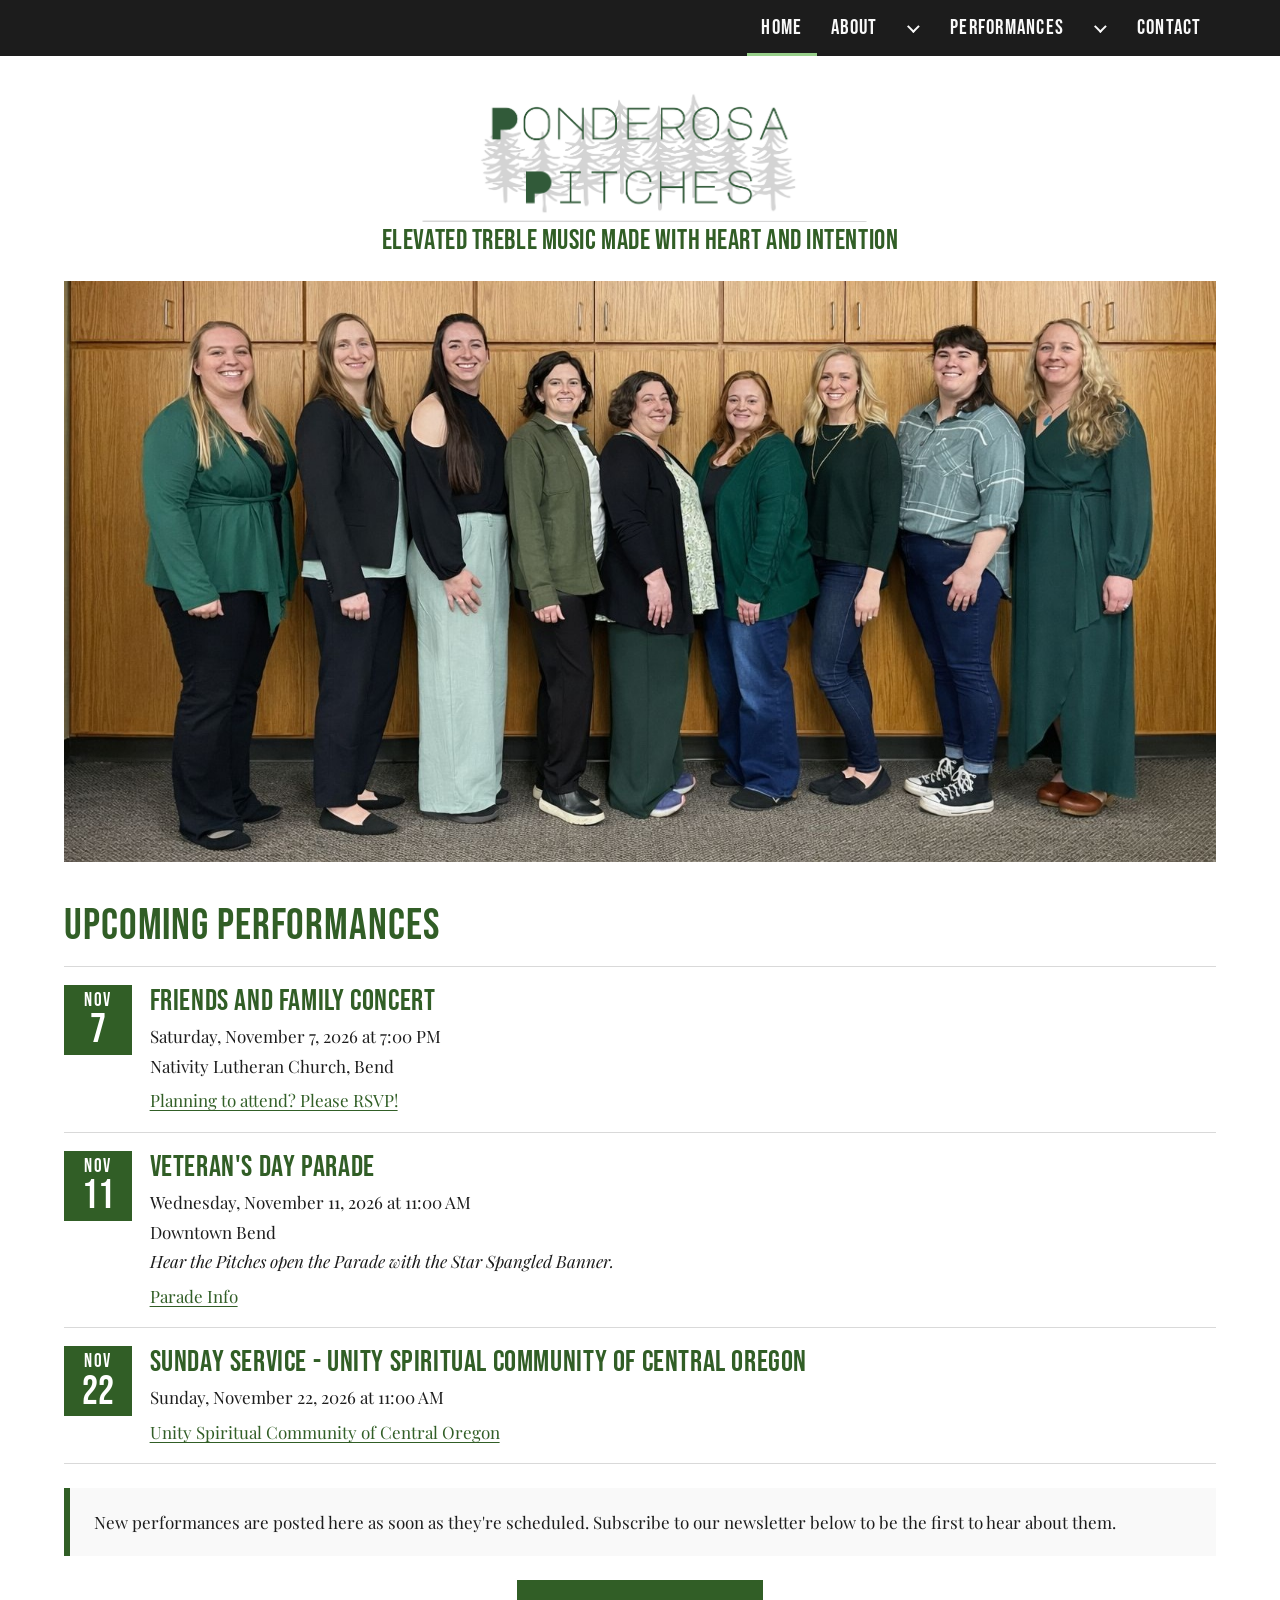
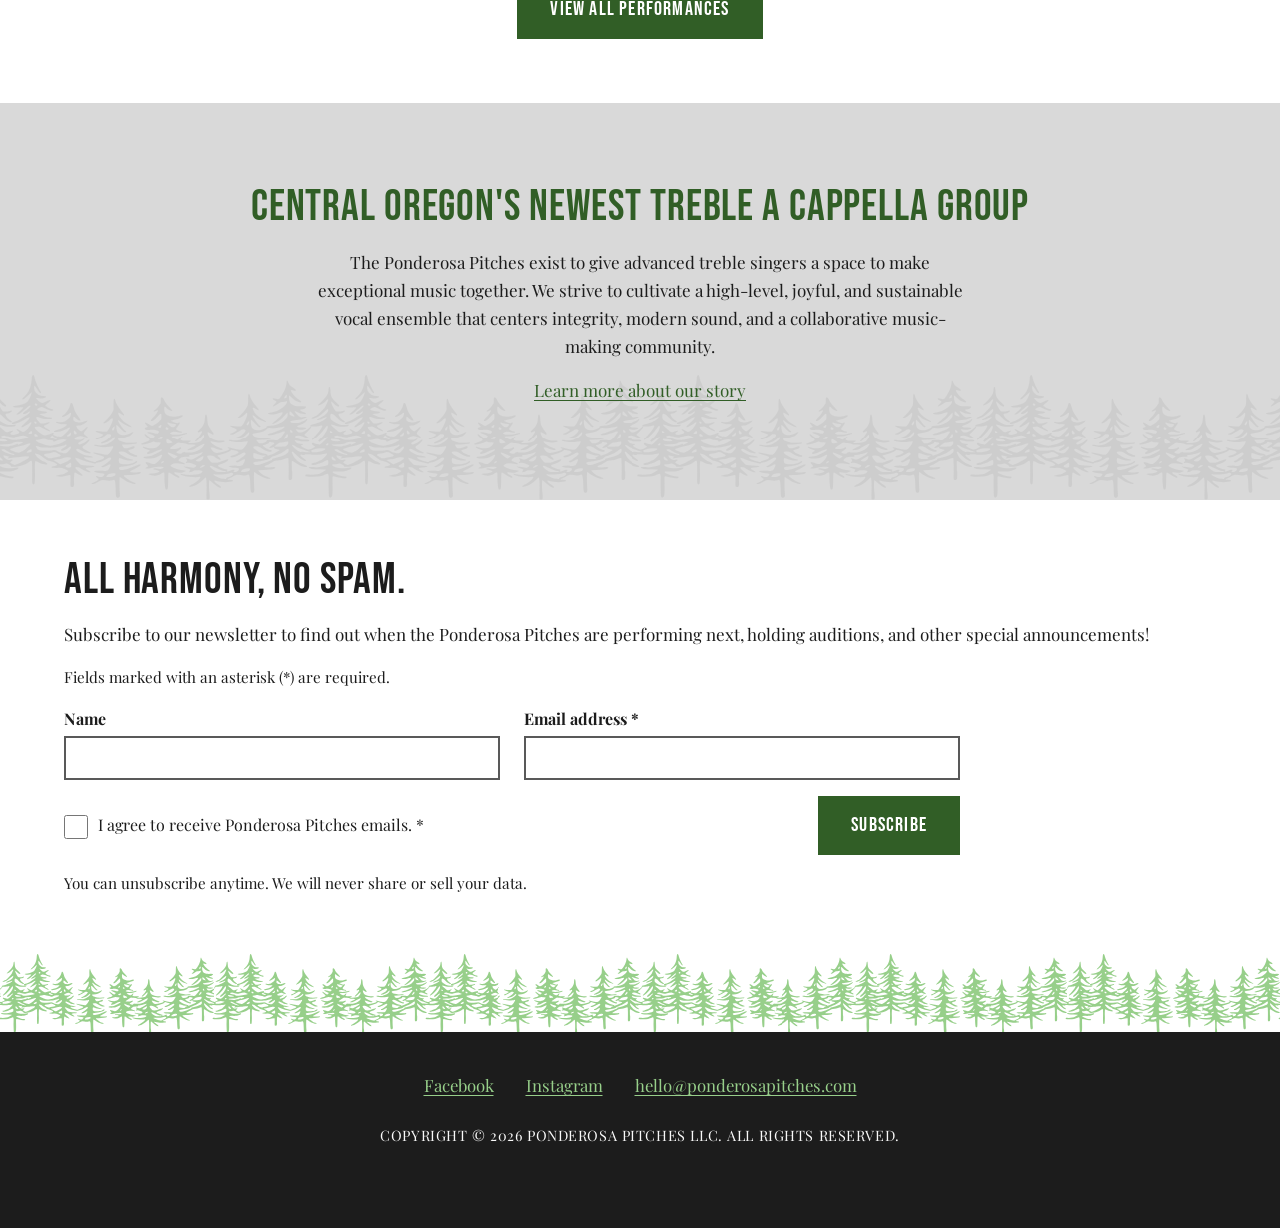
<file: index.html>
<!doctype html>
<html class="no-js" lang="en">
  <head>
    <meta charset="utf-8" />
    <meta name="viewport" content="width=device-width, initial-scale=1.0" />
    <title>The Ponderosa Pitches</title>
    <meta name="description" content="The Ponderosa Pitches are Central Oregon's treble a cappella group. See upcoming performances, meet the singers, and join our newsletter." />
    <meta name="theme-color" content="#1c1c1c" />

    <!-- Link previews on Facebook, Instagram, texts. -->
    <meta property="og:type" content="website" />
    <meta property="og:site_name" content="The Ponderosa Pitches" />
    <meta property="og:title" content="The Ponderosa Pitches" />
    <meta property="og:description" content="The Ponderosa Pitches are Central Oregon's treble a cappella group. See upcoming performances, meet the singers, and join our newsletter." />
    <meta property="og:url" content="https://ponderosapitches.com/" />
    <meta property="og:image" content="https://ponderosapitches.com/images/all-members-1536.jpg" />
    <meta property="og:image:width" content="1536" />
    <meta property="og:image:height" content="1024" />
    <meta property="og:image:alt" content="The nine members of the Ponderosa Pitches standing in a row, smiling." />

    <link rel="icon" href="images/favicon.svg" type="image/svg+xml" />
    <link rel="apple-touch-icon" href="images/apple-touch-icon.png" />

    <link rel="preconnect" href="https://fonts.googleapis.com" />
    <link rel="preconnect" href="https://fonts.gstatic.com" crossorigin />
    <link rel="stylesheet" href="https://fonts.googleapis.com/css2?family=Bebas+Neue&family=Playfair+Display:wght@400..700&display=swap" />
    <link rel="stylesheet" href="styles/pitches.css" />
    <script type="application/ld+json">
    {
      "@context": "https://schema.org",
      "@type": "MusicGroup",
      "name": "The Ponderosa Pitches",
      "url": "https://ponderosapitches.com/",
      "logo": "https://ponderosapitches.com/images/logo.png",
      "image": "https://ponderosapitches.com/images/all-members-1536.jpg",
      "description": "Central Oregon's treble a cappella group.",
      "genre": "A cappella",
      "email": "hello@ponderosapitches.com",
      "location": { "@type": "Place", "address": { "@type": "PostalAddress", "addressLocality": "Bend", "addressRegion": "OR", "addressCountry": "US" } },
      "sameAs": ["https://facebook.com/ponderosapitches", "https://instagram.com/ponderosapitches"]
    }
    </script>
    <script>document.documentElement.className = 'js';</script>
    <style>
      .event__title {margin-top: 0 !important;}
    </style>
  </head>
  <body class="home">
    <a class="skip-link" href="#main">Skip to main content</a>

    <header>
      <div class="site-nav on-dark">
        <div class="grid-container">
          <nav aria-label="Main">
            <div class="site-nav__bar">
              <a class="site-nav__brand" href="index.html">The Ponderosa Pitches</a>
              <button class="nav-toggle" type="button" aria-expanded="false" aria-controls="primary-menu">
                <img class="icon-closed" src="images/menu-bars.svg" alt="" width="28" height="28" />
                <img class="icon-open" src="images/menu-close.svg" alt="" width="28" height="28" />
                <span class="visually-hidden">Menu</span>
              </button>
            </div>
            <ul class="nav-menu" id="primary-menu">
              <li class="is-current"><a href="index.html" aria-current="page">Home</a></li>
              <li class="has-subnav">
                <a href="about.html">About</a>
                <button class="subnav-toggle" type="button" aria-expanded="false" aria-controls="about-subnav">
                  <span class="visually-hidden">Show About pages</span>
                </button>
                <ul class="subnav" id="about-subnav">
                  <li><a href="current.html">Current Members</a></li>
                  <li><a href="emeritus.html">Emeritus Members</a></li>
                  <li><a href="potential-members.html">Potential Members</a></li>
                </ul>
              </li>
              <li class="has-subnav">
              <a href="performances.html">Performances</a>
              <button class="subnav-toggle" type="button" aria-expanded="false" aria-controls="performances-subnav">
                <span class="visually-hidden">Show Performances pages</span>
              </button>
              <ul class="subnav" id="performances-subnav">
                <li><a href="performances.html">Upcoming</a></li>
                <li><a href="repertoire.html">Repertoire</a></li>
              </ul>
            </li>
              <li><a href="contact.html">Contact</a></li>
            </ul>
          </nav>
        </div>
      </div>

    </header>

    <main id="main" tabindex="-1">
      <div class="site-banner">
        <div class="grid-container">
          <h1 class="site-logo">
            <img src="images/logo.png" width="1045" height="299" alt="The Ponderosa Pitches" />
          </h1>
          <p class="subtitle">Elevated treble music made with heart and intention</p>
        </div>
      </div>
      <div class="grid-container">
        <figure class="hero-photo">
          <img
            src="images/all-members-1536.jpg"
            srcset="images/all-members-768.jpg 768w, images/all-members-1536.jpg 1536w"
            sizes="(min-width: 75em) 72rem, 100vw"
            width="1536" height="1024"
            fetchpriority="high"
            alt="The nine members of the Ponderosa Pitches, dressed in shades of green and black, stand in a row smiling in front of a wall of wooden cabinets." />
        </figure>
      </div>

      <!-- UPCOMING PERFORMANCES
           Edit the list below by hand, OR fill in data-calendar-id and data-api-key
           to load events automatically from the public Google Calendar -->
      <section id="upcoming" class="upcoming" aria-labelledby="upcoming-heading"
               data-calendar-id="1627cff9d2b5d98e09a92a191239ea5e7a8fe483bf3e0736950d783f91c422a0@group.calendar.google.com" data-api-key="" data-limit="3" data-timezone="America/Los_Angeles">
        <div class="grid-container">
          <h2 id="upcoming-heading">Upcoming Performances</h2>
          <ul class="event-list" role="list">
              <li class="event">
                <div class="event__badge" aria-hidden="true">
                  <span class="event__month">Nov</span>
                  <span class="event__day">7</span>
                </div>
                <div class="event__body">
                  <h3 class="event__title">Friends and Family Concert</h3>
                  <p class="event__meta"><time datetime="2026-11-07T19:00-08:00">Saturday, November 7, 2026 at 7:00 PM</time></p>
                  <p class="event__meta"><span class="visually-hidden">Location: </span>Nativity Lutheran Church, Bend</p>
                  <a class="event__link" href="https://partiful.com/e/KEgpt5aQljSMpYLuL9Bg?">Planning to attend? Please RSVP!</a>
                </div>
              </li>
              <li class="event">
                <div class="event__badge" aria-hidden="true">
                  <span class="event__month">Nov</span>
                  <span class="event__day">11</span>
                </div>
                <div class="event__body">
                  <h3 class="event__title">Veteran's Day Parade</h3>
                  <p class="event__meta"><time datetime="2026-11-11T11:00-08:00">Wednesday, November 11, 2026 at 11:00 AM</time></p>
                  <p class="event__meta"><span class="visually-hidden">Location: </span>Downtown Bend</p>
                  <p class="event__meta"><em>Hear the Pitches open the Parade with the Star Spangled Banner.</em></p>
                  <a class="event__link" href="https://covo-us.org/event/veterans-day-parade/">Parade Info</a>
                </div>
              </li>
              <li class="event">
                <div class="event__badge" aria-hidden="true">
                  <span class="event__month">Nov</span>
                  <span class="event__day">22</span>
                </div>
                <div class="event__body">
                  <h3 class="event__title">Sunday Service - Unity Spiritual Community of Central Oregon</h3>
                  <p class="event__meta"><time datetime="2026-11-22T11:00-08:00">Sunday, November 22, 2026 at 11:00 AM</time></p>
                  <a class="event__link" href="https://unitycentraloregon.org/">Unity Spiritual Community of Central Oregon</a>
                </div>
              </li>
          </ul>

          <p class="event-empty">New performances are posted here as soon as they're scheduled. Subscribe to our newsletter below to be the first to hear about them.</p>

          <p class="upcoming__more"><a class="button" href="performances.html">View all performances</a></p>
        </div>
      </section>

      <section id="intro" aria-labelledby="intro-heading">
        <div class="grid-container">
          <h2 id="intro-heading">Central Oregon's newest treble a cappella group</h2>
          <p>The Ponderosa Pitches exist to give advanced treble singers a space to make exceptional music together. We strive to cultivate a high-level, joyful, and sustainable vocal ensemble that centers integrity, modern sound, and a collaborative music-making community.</p>
          <p><a href="about.html">Learn more about our story</a></p>
        </div>
      </section>

      <section id="connect" aria-labelledby="connect-heading">
        <div class="grid-container">
          <h2 id="connect-heading">All harmony, no spam.</h2>
          <p>Subscribe to our newsletter to find out when the Ponderosa Pitches are performing next, holding auditions, and other special announcements!</p>

          <!-- Posts to the same MailerLite form the Google Site used. -->
          <form class="signup" action="https://assets.mailerlite.com/jsonp/2449588/forms/191724402509874498/subscribe" method="post" target="_blank">
            <p class="req-note">Fields marked with an asterisk (*) are required.</p>

            <div class="signup__grid">
              <div class="signup__field">
                <label for="signup-name">Name</label>
                <input type="text" id="signup-name" name="fields[name]" autocomplete="name" />
              </div>

              <div class="signup__field">
                <label for="signup-email">Email address <span aria-hidden="true">*</span></label>
                <input type="email" id="signup-email" name="fields[email]" autocomplete="email" required aria-required="true" />
              </div>

              <div class="consent">
                <input type="checkbox" id="signup-consent" required aria-required="true" />
                <label for="signup-consent">I agree to receive Ponderosa Pitches emails. <span aria-hidden="true">*</span></label>
              </div>

              <div class="signup__submit">
                <button class="button" type="submit">Subscribe</button>
              </div>
            </div>

            <input type="hidden" name="ml-submit" value="1" />
            <input type="hidden" name="anticsrf" value="true" />

            <p class="privacy">You can unsubscribe anytime. We will never share or sell your data.</p>
          </form>
        </div>
      </section>
    </main>

    <footer class="site-footer on-dark">
      <div class="grid-container">
        <nav aria-label="Connect with us">
          <ul class="footer-links">
            <li><a href="https://facebook.com/ponderosapitches">Facebook</a></li>
            <li><a href="https://instagram.com/ponderosapitches">Instagram</a></li>
            <li><a href="mailto:hello@ponderosapitches.com">hello@ponderosapitches.com</a></li>
          </ul>
        </nav>
        <small>Copyright © 2026 Ponderosa Pitches LLC. All rights reserved.</small>
      </div>
    </footer>

    <script src="styles/nav.js"></script>
    <script src="styles/upcoming.js"></script>
    <script src="styles/signup.js"></script>
  </body>
</html>
</file>
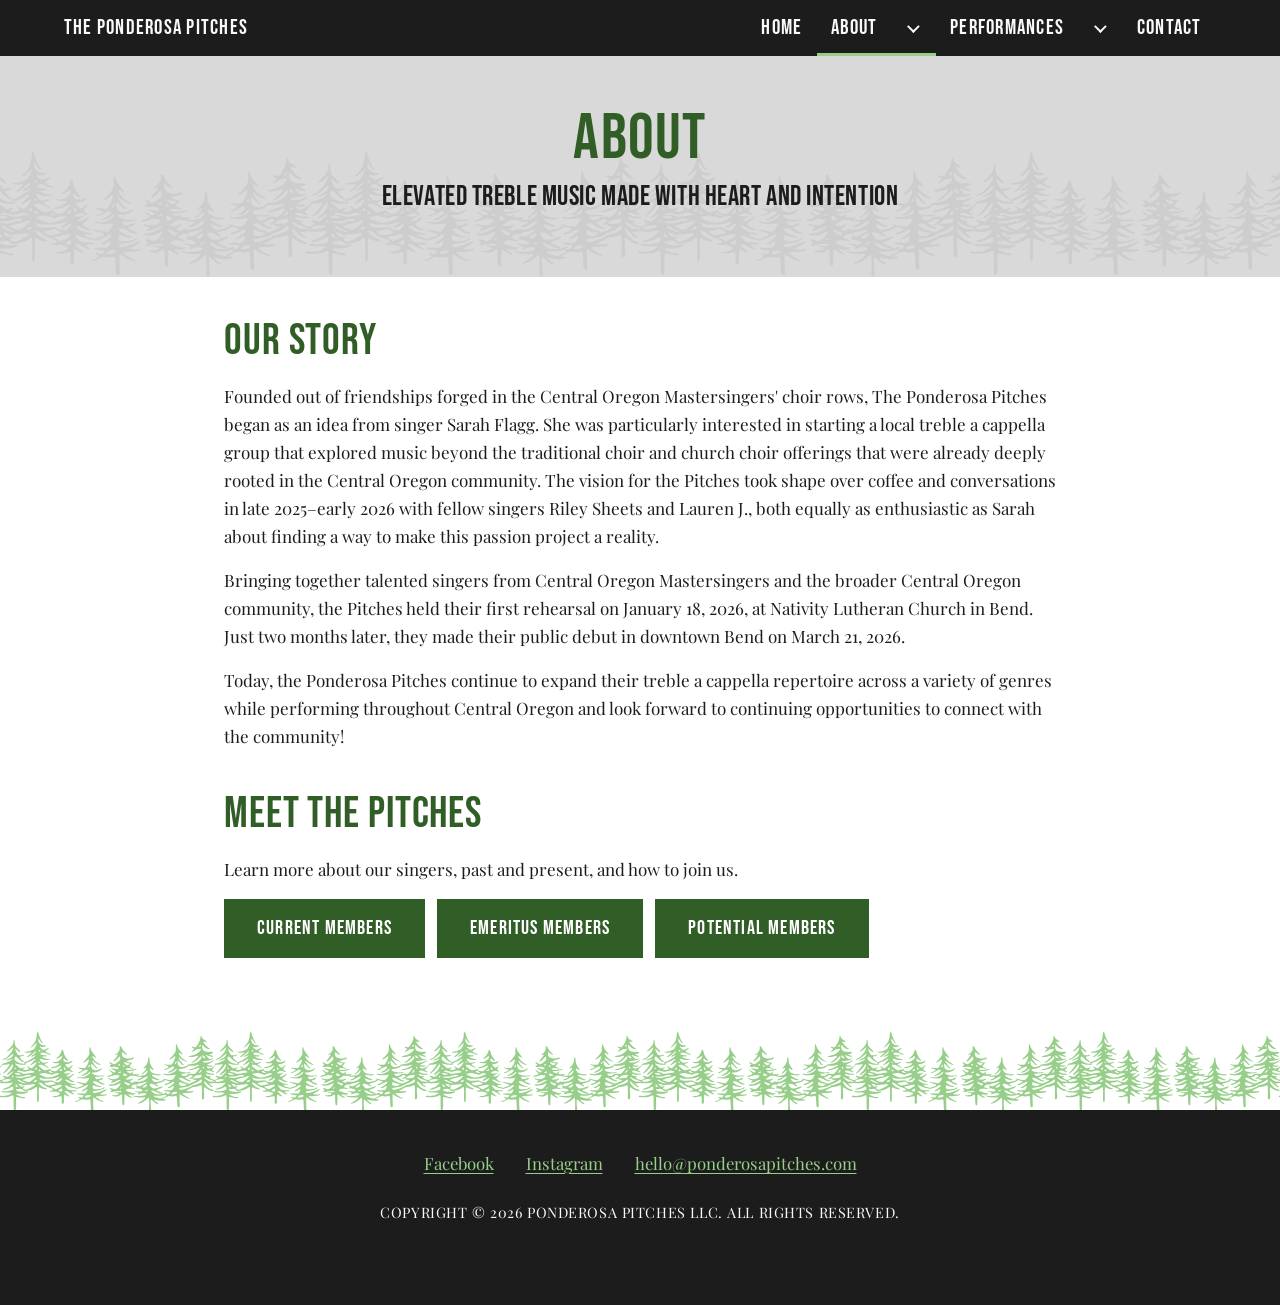
<file: about.html>
<!doctype html>
<html class="no-js" lang="en">
  <head>
    <meta charset="utf-8" />
    <meta name="viewport" content="width=device-width, initial-scale=1.0" />
    <title>About | The Ponderosa Pitches</title>
    <meta name="description" content="The story of The Ponderosa Pitches, Central Oregon's treble a cappella group." />
    <meta name="theme-color" content="#1c1c1c" />

    <!-- Link previews on Facebook, Instagram, texts. -->
    <meta property="og:type" content="website" />
    <meta property="og:site_name" content="The Ponderosa Pitches" />
    <meta property="og:title" content="About | The Ponderosa Pitches" />
    <meta property="og:description" content="The story of The Ponderosa Pitches, Central Oregon's treble a cappella group." />
    <meta property="og:url" content="https://ponderosapitches.com/about.html" />
    <meta property="og:image" content="https://ponderosapitches.com/images/all-members-1536.jpg" />
    <meta property="og:image:width" content="1536" />
    <meta property="og:image:height" content="1024" />
    <meta property="og:image:alt" content="The nine members of the Ponderosa Pitches standing in a row, smiling." />

    <link rel="icon" href="images/favicon.svg" type="image/svg+xml" />
    <link rel="apple-touch-icon" href="images/apple-touch-icon.png" />

    <link rel="preconnect" href="https://fonts.googleapis.com" />
    <link rel="preconnect" href="https://fonts.gstatic.com" crossorigin />
    <link rel="stylesheet" href="https://fonts.googleapis.com/css2?family=Bebas+Neue&family=Playfair+Display:wght@400..700&display=swap" />
    <link rel="stylesheet" href="styles/pitches.css" />
    <script>document.documentElement.className = 'js';</script>
  </head>
  <body>
    <a class="skip-link" href="#main">Skip to main content</a>

    <header>
      <div class="site-nav on-dark">
        <div class="grid-container">
          <nav aria-label="Main">
            <div class="site-nav__bar">
              <a class="site-nav__brand" href="index.html">The Ponderosa Pitches</a>
              <button class="nav-toggle" type="button" aria-expanded="false" aria-controls="primary-menu">
                <img class="icon-closed" src="images/menu-bars.svg" alt="" width="28" height="28" />
                <img class="icon-open" src="images/menu-close.svg" alt="" width="28" height="28" />
                <span class="visually-hidden">Menu</span>
              </button>
            </div>
            <ul class="nav-menu" id="primary-menu">
              <li><a href="index.html">Home</a></li>
              <li class="has-subnav is-current">
                <a href="about.html" aria-current="page">About</a>
                <button class="subnav-toggle" type="button" aria-expanded="false" aria-controls="about-subnav">
                  <span class="visually-hidden">Show About pages</span>
                </button>
                <ul class="subnav" id="about-subnav">
                  <li><a href="current.html">Current Members</a></li>
                  <li><a href="emeritus.html">Emeritus Members</a></li>
                  <li><a href="potential-members.html">Potential Members</a></li>
                </ul>
            </li>
            <li class="has-subnav">
              <a href="performances.html">Performances</a>
              <button class="subnav-toggle" type="button" aria-expanded="false" aria-controls="performances-subnav">
                <span class="visually-hidden">Show Performances pages</span>
              </button>
              <ul class="subnav" id="performances-subnav">
                <li><a href="performances.html">Upcoming</a></li>
                <li><a href="repertoire.html">Repertoire</a></li>
              </ul>
            </li>              
              <li><a href="contact.html">Contact</a></li>
            </ul>
          </nav>
        </div>
      </div>
    </header>

    <main id="main" tabindex="-1">
      <div class="page-title">
        <div class="grid-container">
          <h1>About</h1>
          <p class="subtitle">Elevated treble music made with heart and intention</p>
        </div>
      </div>

      <div class="page-body">
        <div class="grid-container">
          <div class="prose">
            <h2>Our Story</h2>
            <p>Founded out of friendships forged in the Central Oregon Mastersingers' choir rows, The Ponderosa Pitches began as an idea from singer Sarah Flagg. She was particularly interested in starting a local treble a cappella group that explored music beyond the traditional choir and church choir offerings that were already deeply rooted in the Central Oregon community. The vision for the Pitches took shape over coffee and conversations in late 2025–early 2026 with fellow singers Riley Sheets and Lauren J., both equally as enthusiastic as Sarah about finding a way to make this passion project a reality.</p>
            <p>Bringing together talented singers from Central Oregon Mastersingers and the broader Central Oregon community, the Pitches held their first rehearsal on January 18, 2026, at Nativity Lutheran Church in Bend. Just two months later, they made their public debut in downtown Bend on March 21, 2026.</p>
            <p>Today, the Ponderosa Pitches continue to expand their treble a cappella repertoire across a variety of genres while performing throughout Central Oregon and look forward to continuing opportunities to connect with the community!</p>

            <h2>Meet the Pitches</h2>
            <p>Learn more about our singers, past and present, and how to join us.</p>
            <p class="button-row button-row--stack">
              <a class="button" href="current.html">Current members</a>
              <a class="button" href="emeritus.html">Emeritus members</a>
              <a class="button" href="potential-members.html">Potential members</a>
            </p>
          </div>
        </div>
      </div>
    </main>

    <footer class="site-footer on-dark">
      <div class="grid-container">
        <nav aria-label="Connect with us">
          <ul class="footer-links">
            <li><a href="https://facebook.com/ponderosapitches">Facebook</a></li>
            <li><a href="https://instagram.com/ponderosapitches">Instagram</a></li>
            <li><a href="mailto:hello@ponderosapitches.com">hello@ponderosapitches.com</a></li>
          </ul>
        </nav>
        <small>Copyright © 2026 Ponderosa Pitches LLC. All rights reserved.</small>
      </div>
    </footer>

    <script src="styles/nav.js"></script>
  </body>
</html>
</file>
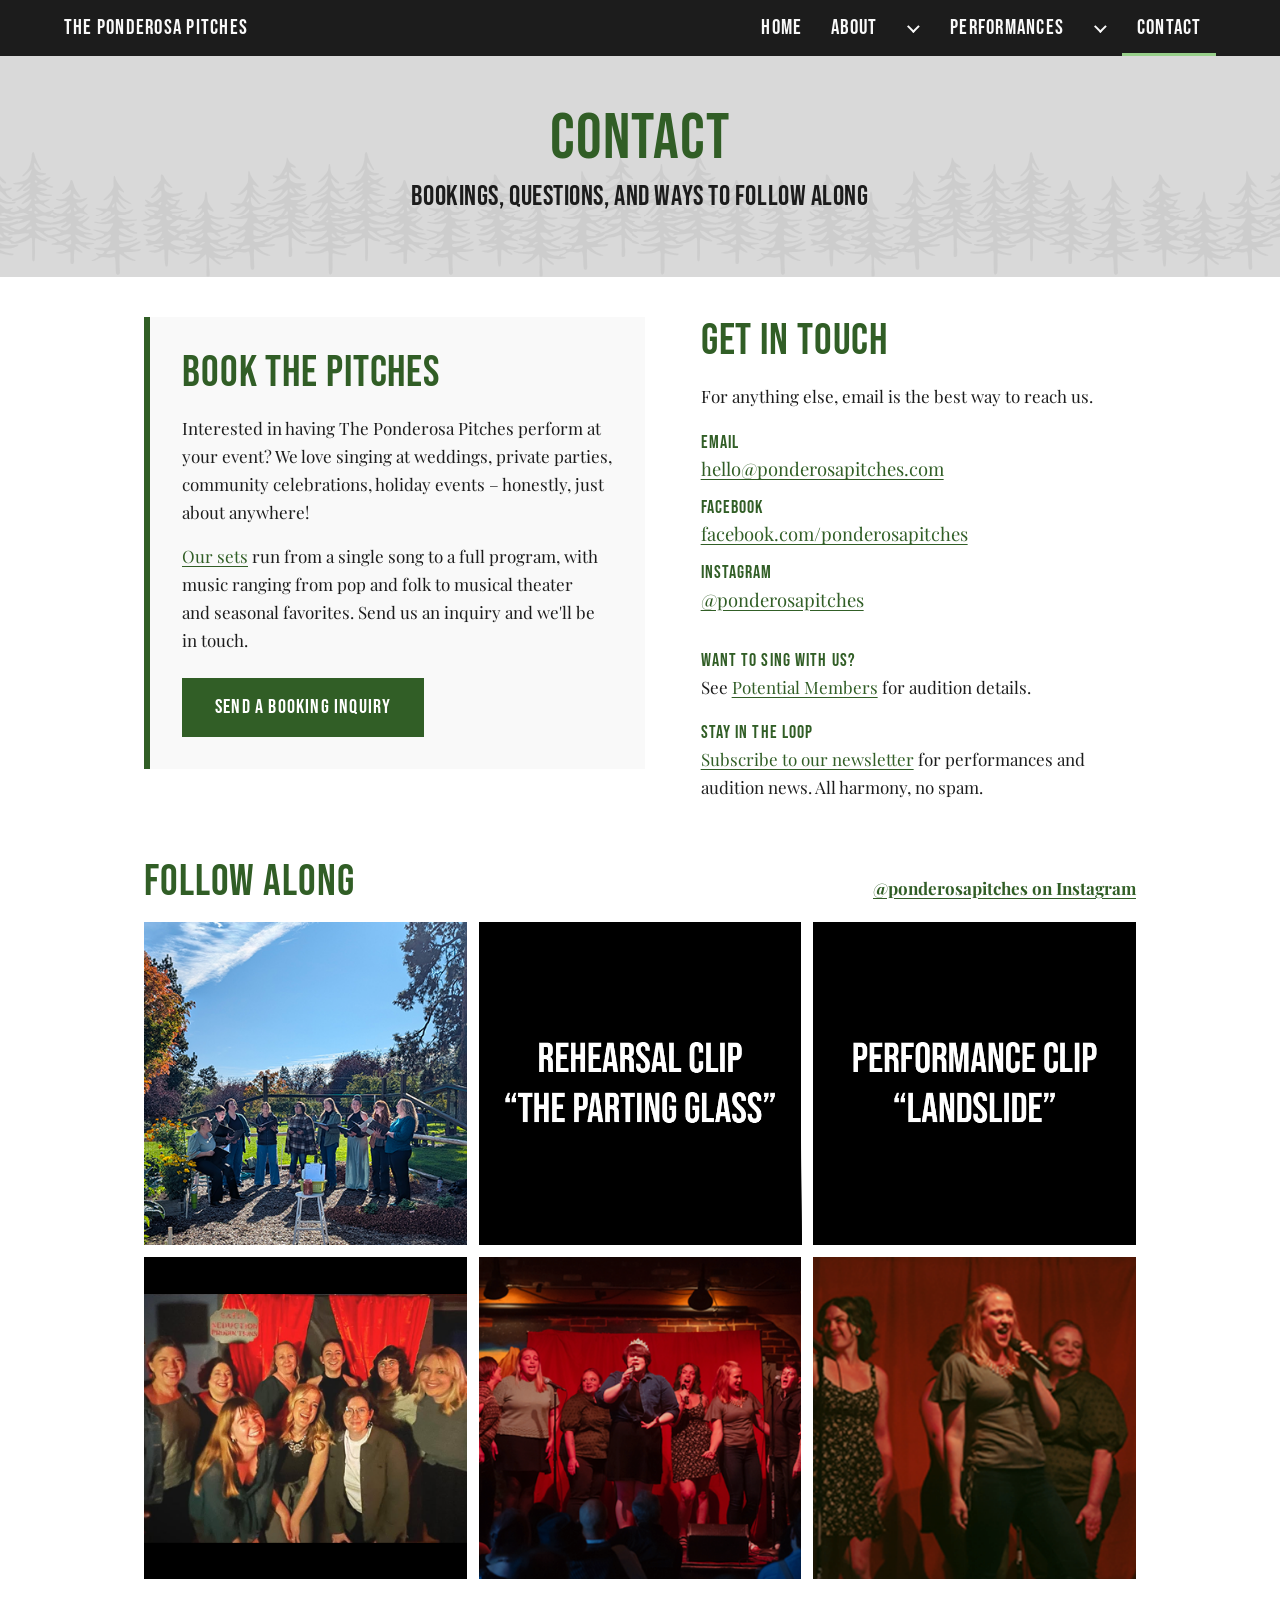
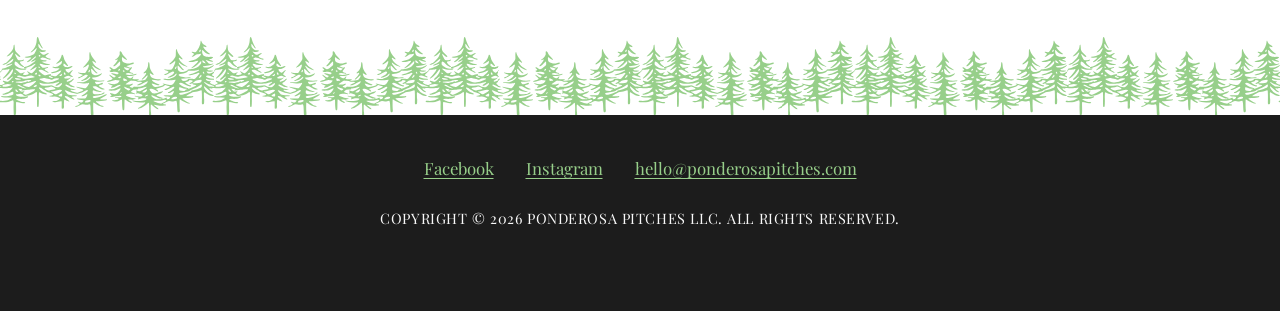
<file: contact.html>
<!doctype html>
<html class="no-js" lang="en">
  <head>
    <meta charset="utf-8" />
    <meta name="viewport" content="width=device-width, initial-scale=1.0" />
    <title>Contact | The Ponderosa Pitches</title>
    <meta name="description" content="Book The Ponderosa Pitches for your event, get in touch, or follow along on Instagram." />
    <meta name="theme-color" content="#1c1c1c" />

    <!-- Link previews on Facebook, Instagram, texts. -->
    <meta property="og:type" content="website" />
    <meta property="og:site_name" content="The Ponderosa Pitches" />
    <meta property="og:title" content="Contact | The Ponderosa Pitches" />
    <meta property="og:description" content="Book The Ponderosa Pitches for your event, get in touch, or follow along on Instagram." />
    <meta property="og:url" content="https://ponderosapitches.com/contact.html" />
    <meta property="og:image" content="https://ponderosapitches.com/images/all-members-1536.jpg" />
    <meta property="og:image:width" content="1536" />
    <meta property="og:image:height" content="1024" />
    <meta property="og:image:alt" content="The nine members of the Ponderosa Pitches standing in a row, smiling." />

    <link rel="icon" href="images/favicon.svg" type="image/svg+xml" />
    <link rel="apple-touch-icon" href="images/apple-touch-icon.png" />

    <link rel="preconnect" href="https://fonts.googleapis.com" />
    <link rel="preconnect" href="https://fonts.gstatic.com" crossorigin />
    <link rel="stylesheet" href="https://fonts.googleapis.com/css2?family=Bebas+Neue&family=Playfair+Display:wght@400..700&display=swap" />
    <link rel="stylesheet" href="styles/pitches.css" />
    <script>document.documentElement.className = 'js';</script>
    <styles>
    </styles>
  </head>
  <body>
    <a class="skip-link" href="#main">Skip to main content</a>

    <header>
      <div class="site-nav on-dark">
        <div class="grid-container">
          <nav aria-label="Main">
            <div class="site-nav__bar">
              <a class="site-nav__brand" href="index.html">The Ponderosa Pitches</a>
              <button class="nav-toggle" type="button" aria-expanded="false" aria-controls="primary-menu">
                <img class="icon-closed" src="images/menu-bars.svg" alt="" width="28" height="28" />
                <img class="icon-open" src="images/menu-close.svg" alt="" width="28" height="28" />
                <span class="visually-hidden">Menu</span>
              </button>
            </div>
            <ul class="nav-menu" id="primary-menu">
              <li><a href="index.html">Home</a></li>
              <li class="has-subnav">
                <a href="about.html">About</a>
                <button class="subnav-toggle" type="button" aria-expanded="false" aria-controls="about-subnav">
                  <span class="visually-hidden">Show About pages</span>
                </button>
                <ul class="subnav" id="about-subnav">
                  <li><a href="current.html">Current Members</a></li>
                  <li><a href="emeritus.html">Emeritus Members</a></li>
                  <li><a href="potential-members.html">Potential Members</a></li>
                </ul>
              </li>
              <li class="has-subnav">
              <a href="performances.html">Performances</a>
              <button class="subnav-toggle" type="button" aria-expanded="false" aria-controls="performances-subnav">
                <span class="visually-hidden">Show Performances pages</span>
              </button>
              <ul class="subnav" id="performances-subnav">
               <li><a href="performances.html">Upcoming</a></li>
               <li><a href="repertoire.html">Repertoire</a></li>
              </ul>
            </li>
              <li class="is-current"><a href="contact.html" aria-current="page">Contact</a></li>
            </ul>
          </nav>
        </div>
      </div>
    </header>

    <main id="main" tabindex="-1">
      <div class="page-title">
        <div class="grid-container">
          <h1>Contact</h1>
          <p class="subtitle">Bookings, questions, and ways to follow along</p>
        </div>
      </div>

      <div class="page-body">
        <div class="grid-container">
          <div class="contact-layout">

            <!-- BOOKING -->
            <section class="booking" aria-labelledby="booking-heading">
              <h2 id="booking-heading">Book the Pitches</h2>
              <p>Interested in having The Ponderosa Pitches perform at your event? We love singing at weddings, private parties, community celebrations, holiday events &ndash; honestly, just about anywhere!</p>
              <p><a href="repertoire.html">Our sets</a> run from a single song to a full program, with music ranging from pop and folk to musical theater and seasonal favorites. Send us an inquiry and we'll be in touch.</p>
              <!-- <p>The inquiry form asks for:</p>
              <ul class="check-list">
                <li>Your event date and venue</li>
                <li>The type of setting</li>
                <li>Your expected audience</li>
                <li>How long you'd like us to sing</li>
                <li>Any music or theme preferences</li>
              </ul> -->
              <!-- Booking inquiry Google Form. If the form is ever replaced, update this link. -->
              <p class="button-row">
                <a class="button" href="https://docs.google.com/forms/d/e/1FAIpQLSe5msyv44fIllC0Yrs_mpuYutykDu6KmEOODTRzQFLru_ZQrg/viewform" target="_blank" rel="noopener">Send a booking inquiry<span class="visually-hidden"> (opens a Google Form in a new tab)</span></a>
              </p>
            </section>

            <!-- GENERAL CONTACT -->
            <section class="reach" aria-labelledby="reach-heading">
              <h2 id="reach-heading">Get in touch</h2>
              <p>For anything else, email is the best way to reach us.</p>
              <ul class="contact-list">
                <li><span class="contact-list__label">Email</span> <a href="mailto:hello@ponderosapitches.com">hello@ponderosapitches.com</a></li>
                <li><span class="contact-list__label">Facebook</span> <a href="https://facebook.com/ponderosapitches">facebook.com/ponderosapitches</a></li>
                <li><span class="contact-list__label">Instagram</span> <a href="https://instagram.com/ponderosapitches">@ponderosapitches</a></li>
              </ul>
              <p><span class="contact-list__label">Want to sing with us?</span><br />See <a href="potential-members.html">Potential Members</a> for audition details.</p>
              <p><span class="contact-list__label">Stay in the loop</span><br /><a href="index.html#connect">Subscribe to our newsletter</a> for performances and audition news. All harmony, no spam.</p>
            </section>
          </div>

          <!-- MEDIA GRID -->
          <section class="social" aria-labelledby="social-heading">
            <div class="social__head">
              <h2 id="social-heading">Follow along</h2>
              <a class="social__follow" href="https://instagram.com/ponderosapitches">@ponderosapitches on Instagram</a>
            </div>
            <ul class="social-grid" role="list">
              <li>
                <a href="https://instagram.com/ponderosapitches">
                  <img src="images/media/hollinshead.png" loading="lazy" alt="The members of the Ponderosa Pitches singing at Hollinshead Park in Bend Oregon" />
                  <span class="social-grid__caption">The Pitches singing "Wildflowers" at Hollinshead Park in Bend, Oregon</span>
               <span class="visually-hidden"> (view on Instagram)</span>
                </a>
              </li>
              <li class="social-grid__video">
              <figure>
                <video controls preload="none" playsinline
                       poster="images/media/parting-glass.png" width="600" height="600"
                       aria-label="Video: The Ponderosa Pitches rehearsing The Parting Glass, October 2026">
                  <source src="images/media/parting-glass.mp4" type="video/mp4" />
                  <track kind="captions" src="images/media/parting-glass.en.vtt" srclang="en" label="English" default />
                </video>
                <!-- <figcaption>The Pitches rehearsing "The Parting Glass", October 2026.</figcaption> -->
              </figure>
            </li>
             <li class="social-grid__video">
              <figure>
                <video controls preload="none" playsinline
                       poster="images/media/landslide.png" width="600" height="600"
                       aria-label="Video: The Ponderosa Pitches performing Landslide at the Unitarian Universalist Fellowship, March 2026">
                  <source src="images/media/landslide.mp4" type="video/mp4" />
                  <track kind="captions" src="images/media/landslide.en.vtt" srclang="en" label="English" default />
                </video>
                <!-- <figcaption>The Pitches performing "Landslide" for the Unitarian Universalist Fellowship, March 2026.</figcaption> -->
              </figure>
            </li>
              <li>
                 <a href="https://instagram.com/ponderosapitches">
                  <img src="images/media/satin-productions.png" loading="lazy" alt="Members of the Pitches at Satin Seduction Productions in March 2026." />
                  <span class="social-grid__caption">Excited after our first gig at Satin Seduction Productions in March 2026</span>
                     <span class="visually-hidden"> (view on Instagram)</span>
  </a>
              </li>
              <li>
                <a href="https://instagram.com/ponderosapitches">
                  <img src="images/media/satin-productions-2.png" loading="lazy" alt="Sarah Flagg and the Pitches singing 'Pink Pony Club' at Satin Seduction Productions." />
                  <span class="social-grid__caption">Pitch President Sarah Flagg killing it while singing 'Pink Pony Club'</span>
                  <span class="visually-hidden"> (view on Instagram)</span>
  </a>
              </li>
              <li>
                <a href="https://instagram.com/ponderosapitches">
                  <img src="images/media/satin-productions-3.png" loading="lazy" alt="Christina Richards and the Pitches singing 'Rumor Has It' at Satin Seduction Productions." />
                  <span class="social-grid__caption">Soprano Christina Richards nailing 'Rumor Has It' at Satin Seduction Productions</span>
                  <span class="visually-hidden"> (view on Instagram)</span>
  </a>

              </li>

            </ul>
          </section>
        </div>
      </div>
    </main>

    <footer class="site-footer on-dark">
      <div class="grid-container">
        <nav aria-label="Connect with us">
          <ul class="footer-links">
            <li><a href="https://facebook.com/ponderosapitches">Facebook</a></li>
            <li><a href="https://instagram.com/ponderosapitches">Instagram</a></li>
            <li><a href="mailto:hello@ponderosapitches.com">hello@ponderosapitches.com</a></li>
          </ul>
        </nav>
        <small>Copyright © 2026 Ponderosa Pitches LLC. All rights reserved.</small>
      </div>
    </footer>

    <script src="styles/nav.js"></script>
  </body>
</html>
</file>
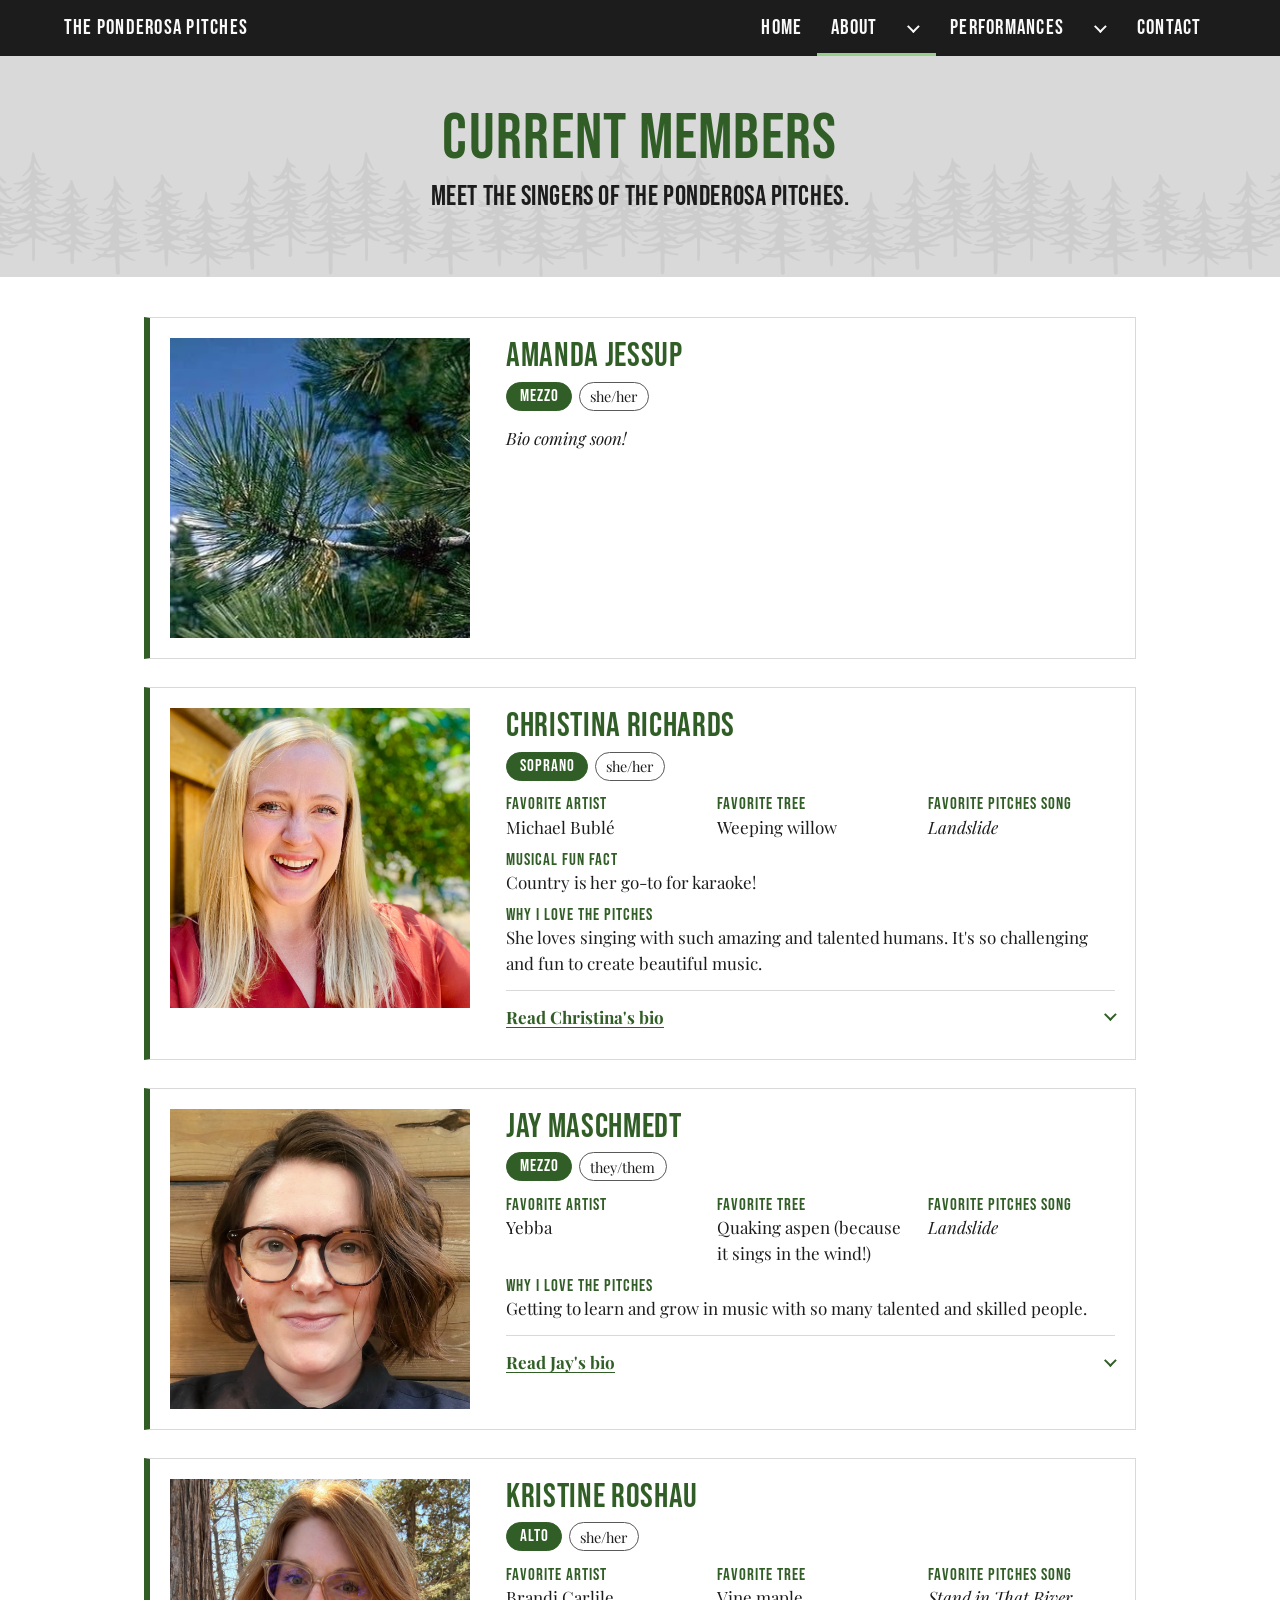
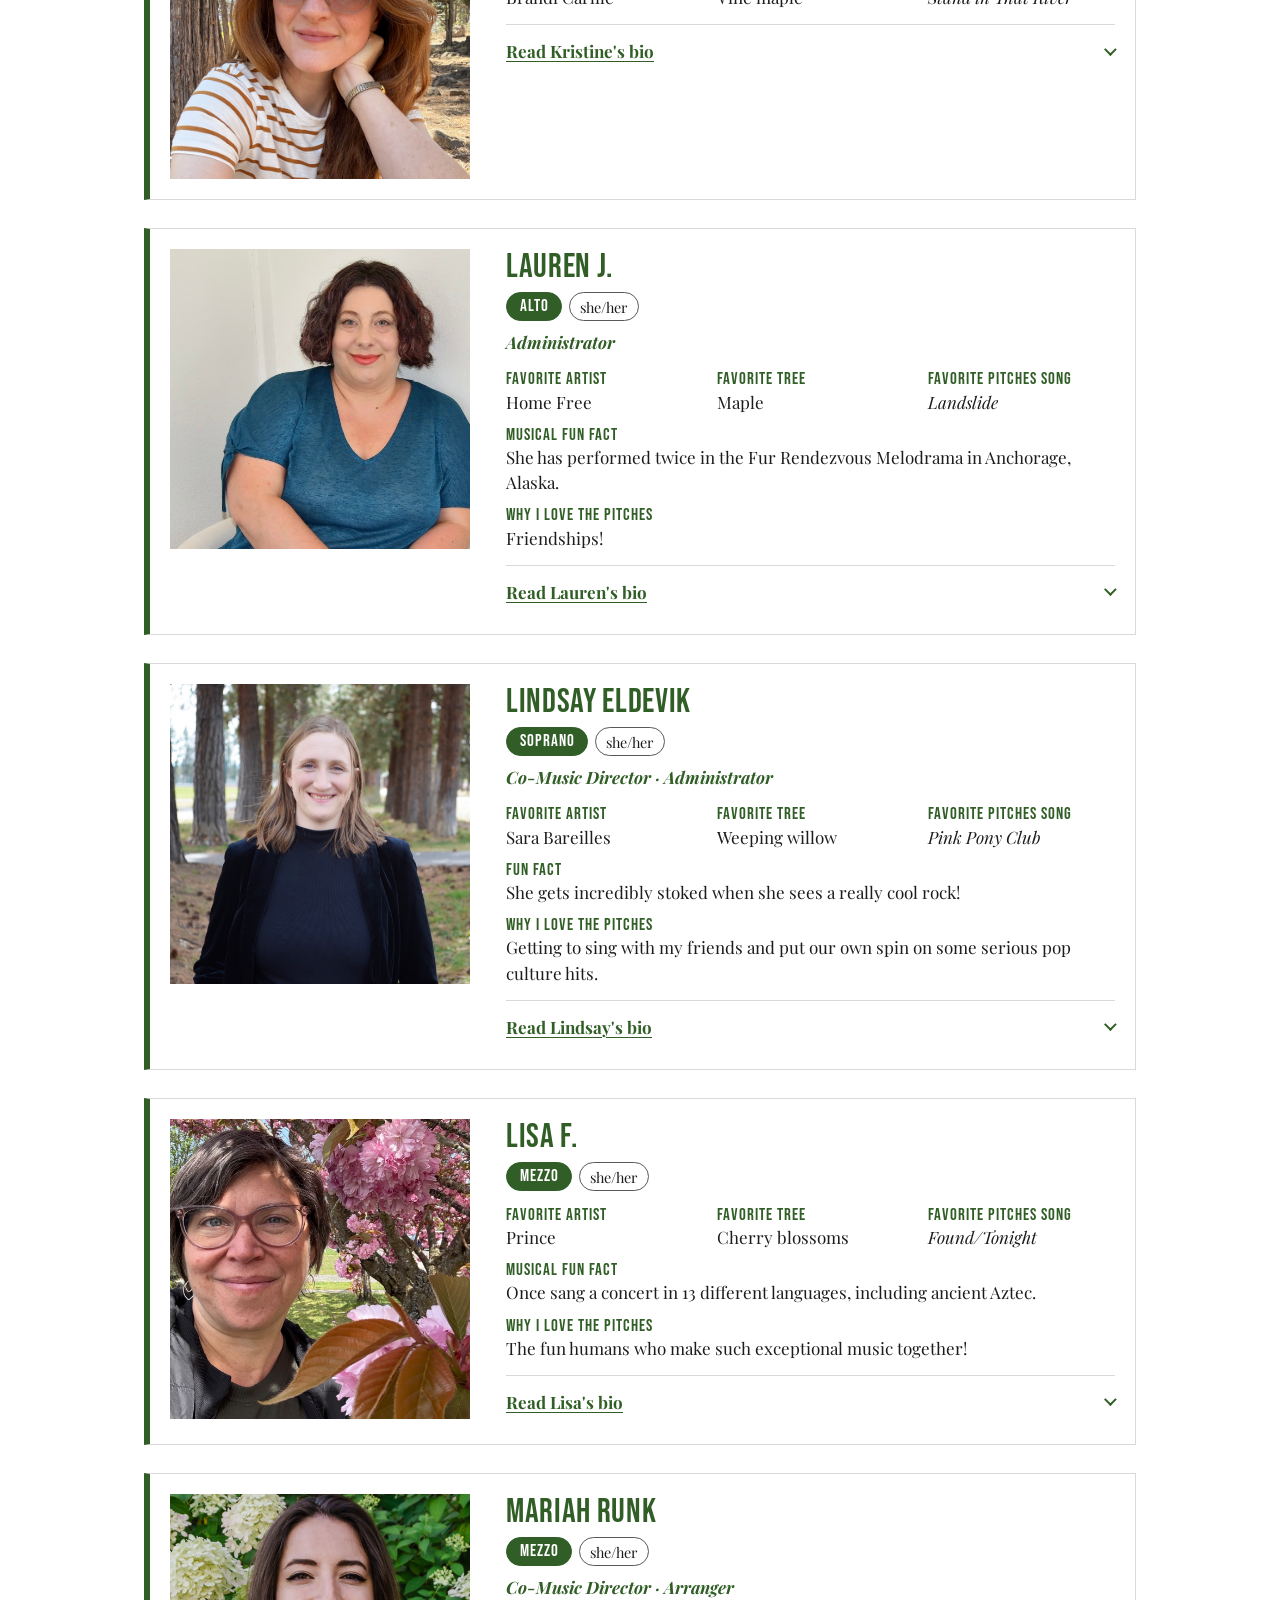
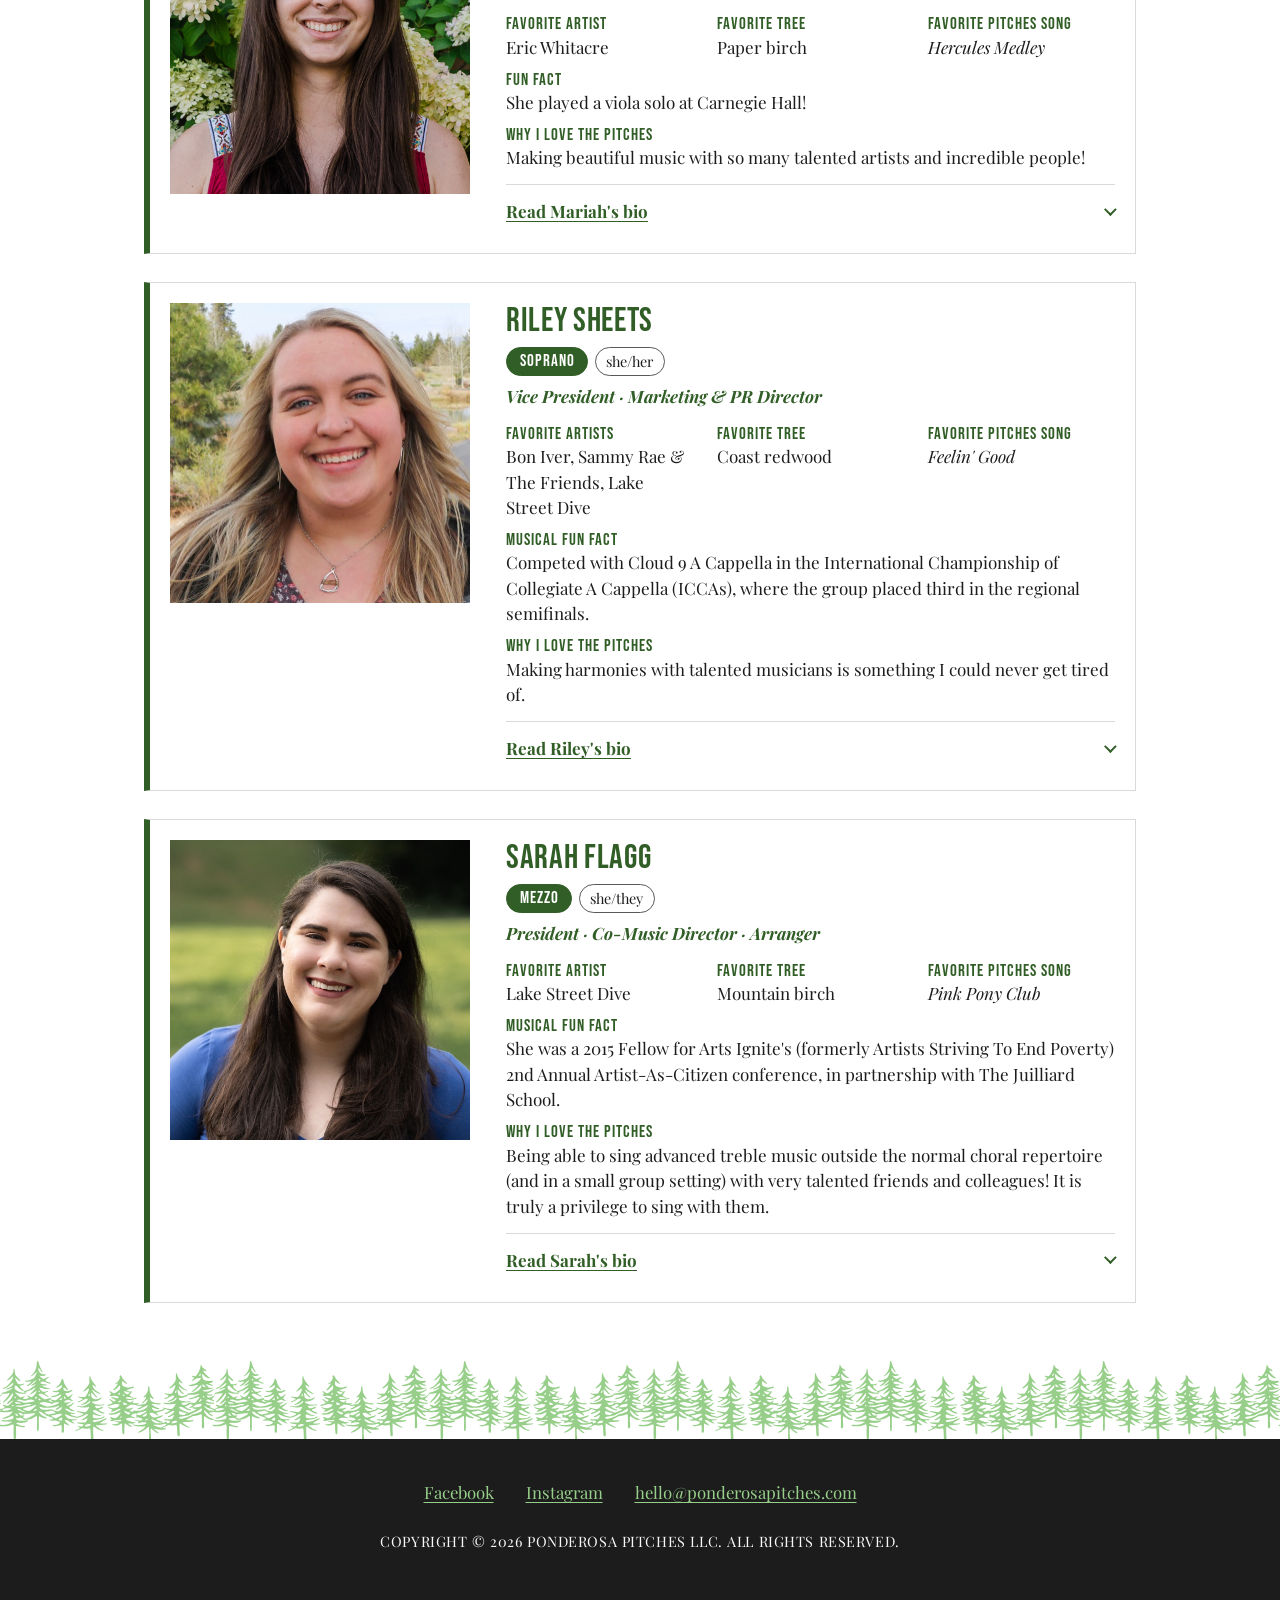
<file: current.html>
<!doctype html>
<html class="no-js" lang="en">
  <head>
    <meta charset="utf-8" />
    <meta name="viewport" content="width=device-width, initial-scale=1.0" />
    <title>Current Members | The Ponderosa Pitches</title>
    <meta name="description" content="Meet the current singers of The Ponderosa Pitches, Central Oregon's treble a cappella group." />
    <meta name="theme-color" content="#1c1c1c" />

    <!-- Link previews on Facebook, Instagram, texts. -->
    <meta property="og:type" content="website" />
    <meta property="og:site_name" content="The Ponderosa Pitches" />
    <meta property="og:title" content="Current Members | The Ponderosa Pitches" />
    <meta property="og:description" content="Meet the current singers of The Ponderosa Pitches, Central Oregon's treble a cappella group." />
    <meta property="og:url" content="https://ponderosapitches.com/current.html" />
    <meta property="og:image" content="https://ponderosapitches.com/images/all-members-1536.jpg" />
    <meta property="og:image:width" content="1536" />
    <meta property="og:image:height" content="1024" />
    <meta property="og:image:alt" content="The nine members of the Ponderosa Pitches standing in a row, smiling." />

    <link rel="icon" href="images/favicon.svg" type="image/svg+xml" />
    <link rel="apple-touch-icon" href="images/apple-touch-icon.png" />

    <link rel="preconnect" href="https://fonts.googleapis.com" />
    <link rel="preconnect" href="https://fonts.gstatic.com" crossorigin />
    <link rel="stylesheet" href="https://fonts.googleapis.com/css2?family=Bebas+Neue&family=Playfair+Display:wght@400..700&display=swap" />
    <link rel="stylesheet" href="styles/pitches.css" />
    <script>document.documentElement.className = 'js';</script>
  </head>
  <body>
    <a class="skip-link" href="#main">Skip to main content</a>

    <header>
      <div class="site-nav on-dark">
        <div class="grid-container">
          <nav aria-label="Main">
            <div class="site-nav__bar">
              <a class="site-nav__brand" href="index.html">The Ponderosa Pitches</a>
              <button class="nav-toggle" type="button" aria-expanded="false" aria-controls="primary-menu">
                <img class="icon-closed" src="images/menu-bars.svg" alt="" width="28" height="28" />
                <img class="icon-open" src="images/menu-close.svg" alt="" width="28" height="28" />
                <span class="visually-hidden">Menu</span>
              </button>
            </div>
            <ul class="nav-menu" id="primary-menu">
              <li><a href="index.html">Home</a></li>
              <li class="has-subnav is-current">
                <a href="about.html" aria-current="true">About</a>
                <button class="subnav-toggle" type="button" aria-expanded="false" aria-controls="about-subnav">
                  <span class="visually-hidden">Show About pages</span>
                </button>
                <ul class="subnav" id="about-subnav">
                  <li><a href="current.html" aria-current="page">Current Members</a></li>
                  <li><a href="emeritus.html">Emeritus Members</a></li>
                  <li><a href="potential-members.html">Potential Members</a></li>
                </ul>
              </li>
              <li class="has-subnav">
              <a href="performances.html">Performances</a>
              <button class="subnav-toggle" type="button" aria-expanded="false" aria-controls="performances-subnav">
                <span class="visually-hidden">Show Performances pages</span>
              </button>
              <ul class="subnav" id="performances-subnav">
                <li><a href="performances.html">Upcoming</a></li>
                <li><a href="repertoire.html">Repertoire</a></li>
              </ul>
            </li>
              <li><a href="contact.html">Contact</a></li>
            </ul>
          </nav>
        </div>
      </div>
    </header>

    <main id="main" tabindex="-1">
      <div class="page-title">
        <div class="grid-container">
          <h1>Current Members</h1>
          <p class="subtitle">Meet the singers of The Ponderosa Pitches.</p>
        </div>
      </div>

      <div class="page-body">
        <div class="grid-container">
          <ul class="member-cards" role="list">

            <li class="member-card">
              <img class="member-card__photo" src="images/default-tree.jpg" width="400" height="400" alt="" loading="lazy" />
              <div class="member-card__head">
                <h2 class="member-card__name">Amanda Jessup</h2>
                <p class="member-card__tags"><span>Mezzo</span><span>she/her</span></p>
              </div>
              <p class="member-card__soon">Bio coming soon!</p>
            </li>

            <li class="member-card">
              <img class="member-card__photo" src="images/members/christina.jpg" width="400" height="400" alt="" loading="lazy" />
              <div class="member-card__head">
                <h2 class="member-card__name">Christina Richards</h2>
                <p class="member-card__tags"><span>Soprano</span><span>she/her</span></p>
              </div>
              <dl class="member-card__facts">
                <div><dt>Favorite artist</dt><dd>Michael Bublé</dd></div>
                <div><dt>Favorite tree</dt><dd>Weeping willow</dd></div>
                <div><dt>Favorite Pitches song</dt><dd><cite>Landslide</cite></dd></div>
                <div><dt>Musical fun fact</dt><dd>Country is her go-to for karaoke!</dd></div>
                <div><dt>Why I love the Pitches</dt><dd>She loves singing with such amazing and talented humans. It's so challenging and fun to create beautiful music.</dd></div>
              </dl>
              <details class="member-card__bio">
                <summary>Read Christina's bio</summary>
                <p>Christina was born and raised in Bend, Oregon. Thrown onto the stage to sing as young as age 5, she always loved being in front of people. It wasn't until she was listening to "I Will Survive" on a tape recorder that she realized she loved singing solo. Thus began her lifetime of singing and the love of performing, from competitions at the Deschutes County Fair to jazz choir at Mountain View High School. Although she spends her work days as a family nurse practitioner in functional medicine, the joy of singing will always be a part of her life. She is so excited and honored to be a part of this group.</p>
              </details>
            </li>
<!-- 
            <li class="member-card">
              <img class="member-card__photo" src="images/default-tree.jpg" width="400" height="400" alt="" loading="lazy" />
              <div class="member-card__head">
                <h2 class="member-card__name">Heather Reichert</h2>
                <p class="member-card__tags"><span>Soprano</span><span>she/her</span></p>
              </div>
              <dl class="member-card__facts">
                <div><dt>Favorite artist</dt><dd>How can she pick just one? She always comes back to Bach, and loves to play the <cite>Little Preludes and Fugues</cite> on the piano.</dd></div>
                <div><dt>Favorite tree</dt><dd>Sugar pine</dd></div>
                <div><dt>Favorite Pitches song</dt><dd><cite>Bring Me Little Water, Silvy</cite></dd></div>
                <div><dt>Musical fun fact</dt><dd>During her hiatus from public performance, Heather spent 10 years fighting wildland fires on hotshot crews for the US Forest Service.</dd></div>
                <div><dt>Why I love the Pitches</dt><dd>Camaraderie and connection!</dd></div>
              </dl>
              <details class="member-card__bio">
                <summary>Read Heather's bio</summary>
                <p>Heather is a lifelong musician and holds a B.A. in Vocal Performance and Composition from Middlebury College. After a long hiatus from performance, she joined the Central Oregon Mastersingers in 2022 and pretty much sings every chance she gets.</p>
              </details>
            </li> -->

            <li class="member-card">
              <img class="member-card__photo" src="images/members/jay.jpg" width="400" height="400" alt="" loading="lazy" />
              <div class="member-card__head">
                <h2 class="member-card__name">Jay Maschmedt</h2>
                <p class="member-card__tags"><span>Mezzo</span><span>they/them</span></p>
              </div>
              <dl class="member-card__facts">
                <div><dt>Favorite artist</dt><dd>Yebba</dd></div>
                <div><dt>Favorite tree</dt><dd>Quaking aspen (because it sings in the wind!)</dd></div>
                <div><dt>Favorite Pitches song</dt><dd><cite>Landslide</cite></dd></div>
                <div><dt>Why I love the Pitches</dt><dd>Getting to learn and grow in music with so many talented and skilled people.</dd></div>
              </dl>
              <details class="member-card__bio">
                <summary>Read Jay's bio</summary>
                <p>Jay's musical background is diverse. They grew up singing for anyone who would listen, and what began as a childhood passion evolved into a lifelong love of music. Their experience includes classical choral and solo singing, as well as Americana, folk, rock, pop, funk, and jazz. Over the years, Jay has performed with numerous small ensembles, bands, and choirs. Most notably, they sang with Consonare Chorale in Portland, Oregon, for eight years. When they're not singing with Ponderosa Pitches, Jay can be found reading a good book, dancing, or outdoors hiking and spending time near the water. They also sing in an a cappella folk trio, work as a massage therapist, and enjoy spending time with their beloved friends and family.</p>
              </details>
            </li>

            <li class="member-card">
              <img class="member-card__photo" src="images/members/kristine.png" width="400" height="400" alt="" loading="lazy" />
              <div class="member-card__head">
                <h2 class="member-card__name">Kristine Roshau</h2>
                <p class="member-card__tags"><span>Alto</span><span>she/her</span></p>
              </div>
              <dl class="member-card__facts">
                <div><dt>Favorite artist</dt><dd>Brandi Carlile</dd></div>
                <div><dt>Favorite tree</dt><dd>Vine maple</dd></div>
                <div><dt>Favorite Pitches song</dt><dd><cite>Stand in That River</cite></dd></div>
              </dl>
              <details class="member-card__bio">
                <summary>Read Kristine's bio</summary>
                <p>Bio details coming soon!</p>              
              </details>
            </li>

            <li class="member-card">
              <img class="member-card__photo" src="images/members/lauren.jpg" width="400" height="400" alt="" loading="lazy" />
              <div class="member-card__head">
                <h2 class="member-card__name">Lauren J.</h2>
                <p class="member-card__tags"><span>Alto</span><span>she/her</span></p>
                <p class="member-card__role">Administrator</p>
              </div>
              <dl class="member-card__facts">
                <div><dt>Favorite artist</dt><dd>Home Free</dd></div>
                <div><dt>Favorite tree</dt><dd>Maple</dd></div>
                <div><dt>Favorite Pitches song</dt><dd><cite>Landslide</cite></dd></div>
                <div><dt>Musical fun fact</dt><dd>She has performed twice in the Fur Rendezvous Melodrama in Anchorage, Alaska.</dd></div>
                <div><dt>Why I love the Pitches</dt><dd>Friendships!</dd></div>
              </dl>
              <details class="member-card__bio">
                <summary>Read Lauren's bio</summary>
                <p>Lauren has been a member of the women's a cappella barbershop organization Sweet Adelines International since 2013. She was a longtime member of the Alaska Sound Celebration Chorus, which placed 13th in the world at the 2015 Sweet Adelines International Chorus Competition, before relocating to Central Oregon in 2022. In addition to her chorus experience, she sang with Wicked Pitches Quartet from 2014–2016 and Thanks for Asking Quartet from 2020–2022, performing and competing throughout her years in barbershop harmony.</p>
              </details>
            </li>

            <li class="member-card">
              <img class="member-card__photo" src="images/members/lindsay.jpg" width="400" height="400" alt="" loading="lazy" />
              <div class="member-card__head">
                <h2 class="member-card__name">Lindsay Eldevik</h2>
                <p class="member-card__tags"><span>Soprano</span><span>she/her</span></p>
                <p class="member-card__role">Co-Music Director · Administrator</p>
              </div>
              <dl class="member-card__facts">
                <div><dt>Favorite artist</dt><dd>Sara Bareilles</dd></div>
                <div><dt>Favorite tree</dt><dd>Weeping willow</dd></div>
                <div><dt>Favorite Pitches song</dt><dd><cite>Pink Pony Club</cite></dd></div>
                <div><dt>Fun fact</dt><dd>She gets incredibly stoked when she sees a really cool rock!</dd></div>
                <div><dt>Why I love the Pitches</dt><dd>Getting to sing with my friends and put our own spin on some serious pop culture hits.</dd></div>
              </dl>
              <details class="member-card__bio">
                <summary>Read Lindsay's bio</summary>
                <p>Lindsay is a vocal coach, conductor, and singer who loves helping people find confidence in their voice, build healthy technique, and have fun making music, whether a student is into classical, opera, jazz, pop, or anything in between. Interested in lessons? Visit <a href="https://www.lindsayeldevikmusic.com">lindsayeldevikmusic.com</a>. When not teaching or performing, Lindsay is usually spending time with her husband, Spencer, their daughter, Addison, and their two dogs, Kona and Jazz.</p>
              </details>
            </li>

            <li class="member-card">
              <img class="member-card__photo" src="images/members/lisa.jpg" width="400" height="400" alt="" loading="lazy" />
              <div class="member-card__head">
                <h2 class="member-card__name">Lisa F.</h2>
                <p class="member-card__tags"><span>Mezzo</span><span>she/her</span></p>
              </div>
              <dl class="member-card__facts">
                <div><dt>Favorite artist</dt><dd>Prince</dd></div>
                <div><dt>Favorite tree</dt><dd>Cherry blossoms</dd></div>
                <div><dt>Favorite Pitches song</dt><dd><cite>Found/Tonight</cite></dd></div>
                <div><dt>Musical fun fact</dt><dd>Once sang a concert in 13 different languages, including ancient Aztec.</dd></div>
                <div><dt>Why I love the Pitches</dt><dd>The fun humans who make such exceptional music together!</dd></div>
              </dl>
              <details class="member-card__bio">
                <summary>Read Lisa's bio</summary>
                <p>Lisa's been singing for as long and as often as she can remember. First solo: the bass line in Kool &amp; the Gang's "Celebration" in 2nd grade, because she was the only kid in class who could hit the low notes. Lisa's sung in chamber groups, collegiate a cappella, opera, jazz/pop groups, around the campfire, in festivals and venues around the world, and in the car on long commutes (which thankfully don't happen as much since moving to Bend!). Lisa is a proud member of the Pitches and the Central Oregon Mastersingers.</p>
              </details>
            </li>

            <li class="member-card">
              <img class="member-card__photo" src="images/members/mariah.png" width="400" height="400" alt="" loading="lazy" />
              <div class="member-card__head">
                <h2 class="member-card__name">Mariah Runk</h2>
                <p class="member-card__tags"><span>Mezzo</span><span>she/her</span></p>
                <p class="member-card__role">Co-Music Director · Arranger</p>
              </div>
              <dl class="member-card__facts">
                <div><dt>Favorite artist</dt><dd>Eric Whitacre</dd></div>
                <div><dt>Favorite tree</dt><dd>Paper birch</dd></div>
                <div><dt>Favorite Pitches song</dt><dd><cite>Hercules Medley</cite></dd></div>
                <div><dt>Fun fact</dt><dd>She played a viola solo at Carnegie Hall!</dd></div>
                <div><dt>Why I love the Pitches</dt><dd>Making beautiful music with so many talented artists and incredible people!</dd></div>
              </dl>
              <details class="member-card__bio">
                <summary>Read Mariah's bio</summary>
                <p>Music has been a part of Mariah's life for what feels like forever. She started piano at age 6, singing at age 10, and viola at age 11. During her freshman year in high school, her choral teacher essentially told her to get into voice lessons immediately, leading to her eventual roles throughout the school's many musical groups as section leader, principal alto, student director, and co-founder of the Women's Quartet. She followed this musical path to Whitworth University, participating in the Whitworth Choir and the Whitworth Chamber Singers, and placed at the Northwest NATS competition. After graduating, she sang with the Spokane Choral Artists and Spokane Kantorei before moving to Bend in 2017, where she now sings with the Central Oregon Mastersingers and Ponderosa Pitches.</p>
              </details>
            </li>

            <li class="member-card">
              <img class="member-card__photo" src="images/members/riley.jpg" width="400" height="400" alt="" loading="lazy" />
              <div class="member-card__head">
                <h2 class="member-card__name">Riley Sheets</h2>
                <p class="member-card__tags"><span>Soprano</span><span>she/her</span></p>
                <p class="member-card__role">Vice President · Marketing &amp; PR Director</p>
              </div>
              <dl class="member-card__facts">
                <div><dt>Favorite artists</dt><dd>Bon Iver, Sammy Rae &amp; The Friends, Lake Street Dive</dd></div>
                <div><dt>Favorite tree</dt><dd>Coast redwood</dd></div>
                <div><dt>Favorite Pitches song</dt><dd><cite>Feelin' Good</cite></dd></div>
                <div><dt>Musical fun fact</dt><dd>Competed with Cloud 9 A Cappella in the International Championship of Collegiate A Cappella (ICCAs), where the group placed third in the regional semifinals.</dd></div>
                <div><dt>Why I love the Pitches</dt><dd>Making harmonies with talented musicians is something I could never get tired of.</dd></div>
              </dl>
              <details class="member-card__bio">
                <summary>Read Riley's bio</summary>
                <p>Riley has been singing for as long as she can remember, beginning her choral journey with the Crescent City Youth Choir. She later performed with the Del Norte High Madrigal Choir and served as the soloist for the Del Norte High Jazz Band. At UC Santa Cruz (Go Slugs!), Riley sang with the Chamber Choir, Concert Choir, Opera Department, and Cloud 9 A Cappella, where she discovered a lifelong passion for a cappella music. After returning to ensemble singing in 2024, she joined Central Oregon Mastersingers, now serving on its board, and proudly performs with both Mastersingers and Ponderosa Pitches.</p>
              </details>
            </li>

            <li class="member-card">
              <img class="member-card__photo" src="images/members/sarah.jpg" width="400" height="400" alt="" loading="lazy" />
              <div class="member-card__head">
                <h2 class="member-card__name">Sarah Flagg</h2>
                <p class="member-card__tags"><span>Mezzo</span><span>she/they</span></p>
                <p class="member-card__role">President · Co-Music Director · Arranger</p>
              </div>
              <dl class="member-card__facts">
                <div><dt>Favorite artist</dt><dd>Lake Street Dive</dd></div>
                <div><dt>Favorite tree</dt><dd>Mountain birch</dd></div>
                <div><dt>Favorite Pitches song</dt><dd><cite>Pink Pony Club</cite></dd></div>
                <div><dt>Musical fun fact</dt><dd>She was a 2015 Fellow for Arts Ignite's (formerly Artists Striving To End Poverty) 2nd Annual Artist-As-Citizen conference, in partnership with The Juilliard School.</dd></div>
                <div><dt>Why I love the Pitches</dt><dd>Being able to sing advanced treble music outside the normal choral repertoire (and in a small group setting) with very talented friends and colleagues! It is truly a privilege to sing with them.</dd></div>
              </dl>
              <details class="member-card__bio">
                <summary>Read Sarah's bio</summary>
                <p>Originally from Maine, Sarah has been active in the Central Oregon performing arts community since late 2022. Locally, you may have seen her onstage with OperaBend, Central Oregon Mastersingers/Chamber Voices, Ellipse Theatre Community, Cascades Theatrical Company, Nativity Lutheran's Music Ministry, and more. In New England, she performed at a variety of regional theaters, including Rochester Opera House, Prescott Park Arts Festival, Firehouse Center for the Arts, Hackmatack Playhouse, and CastAside Productions. They also have experience in collegiate a cappella (Mount Holyoke College's Victory Eights), group vocal jazz, and pop/rock vocals. Her onstage experience is complemented by ongoing work behind the scenes, serving as everything from deck crew to non-profit board member. Most recently, they have been enjoying freelancing as a music and/or stage director with performers of all ages. For full credits, upcoming projects, training, and biography, visit <a href="https://www.sflagg.com">sflagg.com</a>.</p>
              </details>
            </li>

          </ul>
        </div>
      </div>
    </main>

    <footer class="site-footer on-dark">
      <div class="grid-container">
        <nav aria-label="Connect with us">
          <ul class="footer-links">
            <li><a href="https://facebook.com/ponderosapitches">Facebook</a></li>
            <li><a href="https://instagram.com/ponderosapitches">Instagram</a></li>
            <li><a href="mailto:hello@ponderosapitches.com">hello@ponderosapitches.com</a></li>
          </ul>
        </nav>
        <small>Copyright © 2026 Ponderosa Pitches LLC. All rights reserved.</small>
      </div>
    </footer>

    <script src="styles/nav.js"></script>
  </body>
</html>
</file>
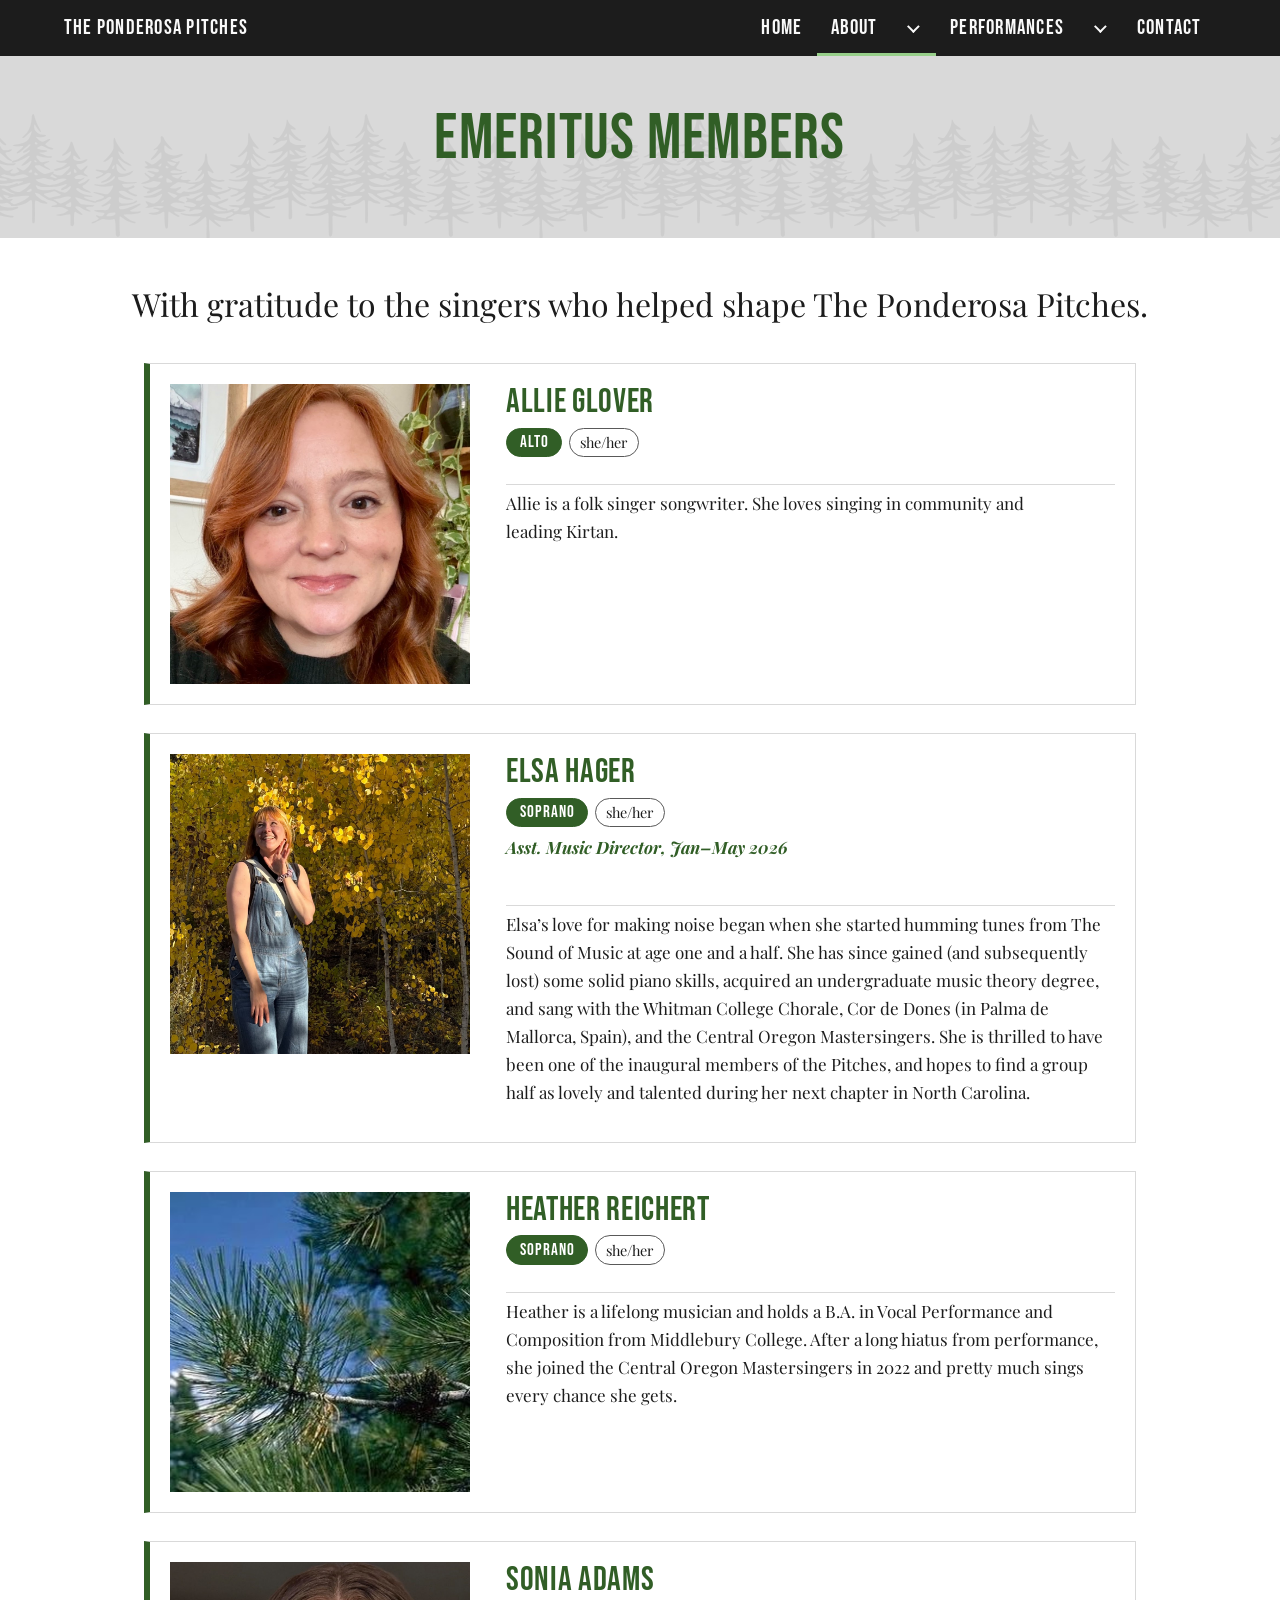
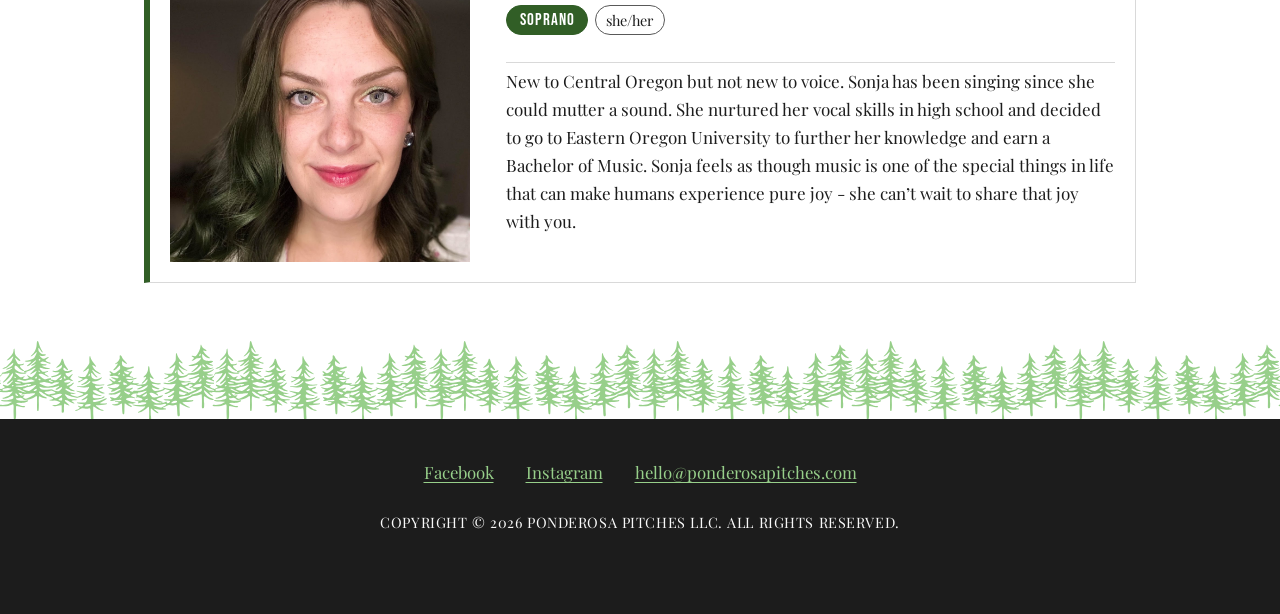
<file: emeritus.html>
<!doctype html>
<html class="no-js" lang="en">
  <head>
    <meta charset="utf-8" />
    <meta name="viewport" content="width=device-width, initial-scale=1.0" />
    <title>Emeritus Members | The Ponderosa Pitches</title>
    <meta name="description" content="Singers who helped shape The Ponderosa Pitches." />
    <meta name="theme-color" content="#1c1c1c" />

    <!-- Link previews on Facebook, Instagram, texts. -->
    <meta property="og:type" content="website" />
    <meta property="og:site_name" content="The Ponderosa Pitches" />
    <meta property="og:title" content="Emeritus Members | The Ponderosa Pitches" />
    <meta property="og:description" content="Singers who helped shape The Ponderosa Pitches." />
    <meta property="og:url" content="https://ponderosapitches.com/emeritus.html" />
    <meta property="og:image" content="https://ponderosapitches.com/images/all-members-1536.jpg" />
    <meta property="og:image:width" content="1536" />
    <meta property="og:image:height" content="1024" />
    <meta property="og:image:alt" content="The nine members of the Ponderosa Pitches standing in a row, smiling." />

    <link rel="icon" href="images/favicon.svg" type="image/svg+xml" />
    <link rel="apple-touch-icon" href="images/apple-touch-icon.png" />

    <link rel="preconnect" href="https://fonts.googleapis.com" />
    <link rel="preconnect" href="https://fonts.gstatic.com" crossorigin />
    <link rel="stylesheet" href="https://fonts.googleapis.com/css2?family=Bebas+Neue&family=Playfair+Display:wght@400..700&display=swap" />
    <link rel="stylesheet" href="styles/pitches.css" />
    <script>document.documentElement.className = 'js';</script>
  </head>
  <body>
    <a class="skip-link" href="#main">Skip to main content</a>

    <header>
      <div class="site-nav on-dark">
        <div class="grid-container">
          <nav aria-label="Main">
            <div class="site-nav__bar">
              <a class="site-nav__brand" href="index.html">The Ponderosa Pitches</a>
              <button class="nav-toggle" type="button" aria-expanded="false" aria-controls="primary-menu">
                <img class="icon-closed" src="images/menu-bars.svg" alt="" width="28" height="28" />
                <img class="icon-open" src="images/menu-close.svg" alt="" width="28" height="28" />
                <span class="visually-hidden">Menu</span>
              </button>
            </div>
            <ul class="nav-menu" id="primary-menu">
              <li><a href="index.html">Home</a></li>
              <li class="has-subnav is-current">
                <a href="about.html" aria-current="true">About</a>
                <button class="subnav-toggle" type="button" aria-expanded="false" aria-controls="about-subnav">
                  <span class="visually-hidden">Show About pages</span>
                </button>
                <ul class="subnav" id="about-subnav">
                  <li><a href="current.html">Current Members</a></li>
                  <li><a href="emeritus.html" aria-current="page">Emeritus Members</a></li>
                  <li><a href="potential-members.html">Potential Members</a></li>
                </ul>
              </li>
              <li class="has-subnav">
                <a href="performances.html">Performances</a>
                <button class="subnav-toggle" type="button" aria-expanded="false" aria-controls="performances-subnav">
                  <span class="visually-hidden">Show Performances pages</span>
                </button>
                <ul class="subnav" id="performances-subnav">
                  <li><a href="performances.html">Upcoming</a></li>
                  <li><a href="repertoire.html">Repertoire</a></li>
                </ul>
              </li>              
              <li><a href="contact.html">Contact</a></li>
            </ul>
          </nav>
        </div>
      </div>
    </header>

    <main id="main" tabindex="-1">
      <div class="page-title">
        <div class="grid-container">
          <h1>Emeritus Members</h1>
        </div>
      </div>

      <div class="page-body">
        <div class="grid-container">
          <p class="page-intro">With gratitude to the singers who helped shape The Ponderosa Pitches.</p>
          <ul class="member-cards" role="list">
            <li class="member-card">
              <img class="member-card__photo" src="images/members/allie.jpg" width="400" height="400" alt="" loading="lazy" />
              <div class="member-card__head">
                <h2 class="member-card__name">Allie Glover</h2>
                <p class="member-card__tags"><span>Alto</span><span>she/her</span></p>
                <!-- <p class="member-card__role">Asst. Music Director, Jan–May 2026</p> -->
              </div>
              <p class="member-card__bio">Allie is a folk singer songwriter. She loves singing in community and leading Kirtan.</p>
            </li>
            <li class="member-card">
            <img class="member-card__photo" src="images/members/elsa.jpg" width="400" height="400" alt="" loading="lazy" />
            <div class="member-card__head">
              <h2 class="member-card__name">Elsa Hager</h2>
              <p class="member-card__tags"><span>Soprano</span><span>she/her</span></p>
              <p class="member-card__role">Asst. Music Director, Jan–May 2026</p>
            </div>
            <p class="member-card__bio">Elsa’s love for making noise began when she started humming tunes from The Sound of Music at age one and a half. She has since gained (and subsequently lost) some solid piano skills, acquired an undergraduate music theory degree, and sang with the Whitman College Chorale, Cor de Dones (in Palma de Mallorca, Spain), and the Central Oregon Mastersingers. She is thrilled to have been one of the inaugural members of the Pitches, and hopes to find a group half as lovely and talented during her next chapter in North Carolina. </p>
          </p>
        </li>
        <li class="member-card">
          <img class="member-card__photo" src="images/default-tree.jpg" width="400" height="400" alt="" loading="lazy" />
          <div class="member-card__head">
            <h2 class="member-card__name">Heather Reichert</h2>
            <p class="member-card__tags"><span>Soprano</span><span>she/her</span></p>
            <!-- <p class="member-card__role"></p> -->
          </div>
          <p class="member-card__bio">Heather is a lifelong musician and holds a B.A. in Vocal Performance and Composition from Middlebury College. After a long hiatus from performance, she joined the Central Oregon Mastersingers in 2022 and pretty much sings every chance she gets.</p>
        </li>
        <li class="member-card">
          <img class="member-card__photo" src="images/members/sonia.jpg" width="400" height="400" alt="" loading="lazy" />
          <div class="member-card__head">
            <h2 class="member-card__name">Sonia Adams</h2>
            <p class="member-card__tags"><span>Soprano</span><span>she/her</span></p>
            <!-- <p class="member-card__role"></p> -->
          </div>
          <p class="member-card__bio">New to Central Oregon but not new to voice. Sonja has been singing since she could mutter a sound. She nurtured her vocal skills in high school and decided to go to Eastern Oregon University to further her knowledge and earn a Bachelor of Music. Sonja feels as though music is one of the special things in life that can make humans experience pure joy - she can’t wait to share that joy with you. </p>
        </li>
          </ul>
        </div>
      </div>
    </main>

    <footer class="site-footer on-dark">
      <div class="grid-container">
        <nav aria-label="Connect with us">
          <ul class="footer-links">
            <li><a href="https://facebook.com/ponderosapitches">Facebook</a></li>
            <li><a href="https://instagram.com/ponderosapitches">Instagram</a></li>
            <li><a href="mailto:hello@ponderosapitches.com">hello@ponderosapitches.com</a></li>
          </ul>
        </nav>
        <small>Copyright © 2026 Ponderosa Pitches LLC. All rights reserved.</small>
      </div>
    </footer>

    <script src="styles/nav.js"></script>
  </body>
</html>
</file>
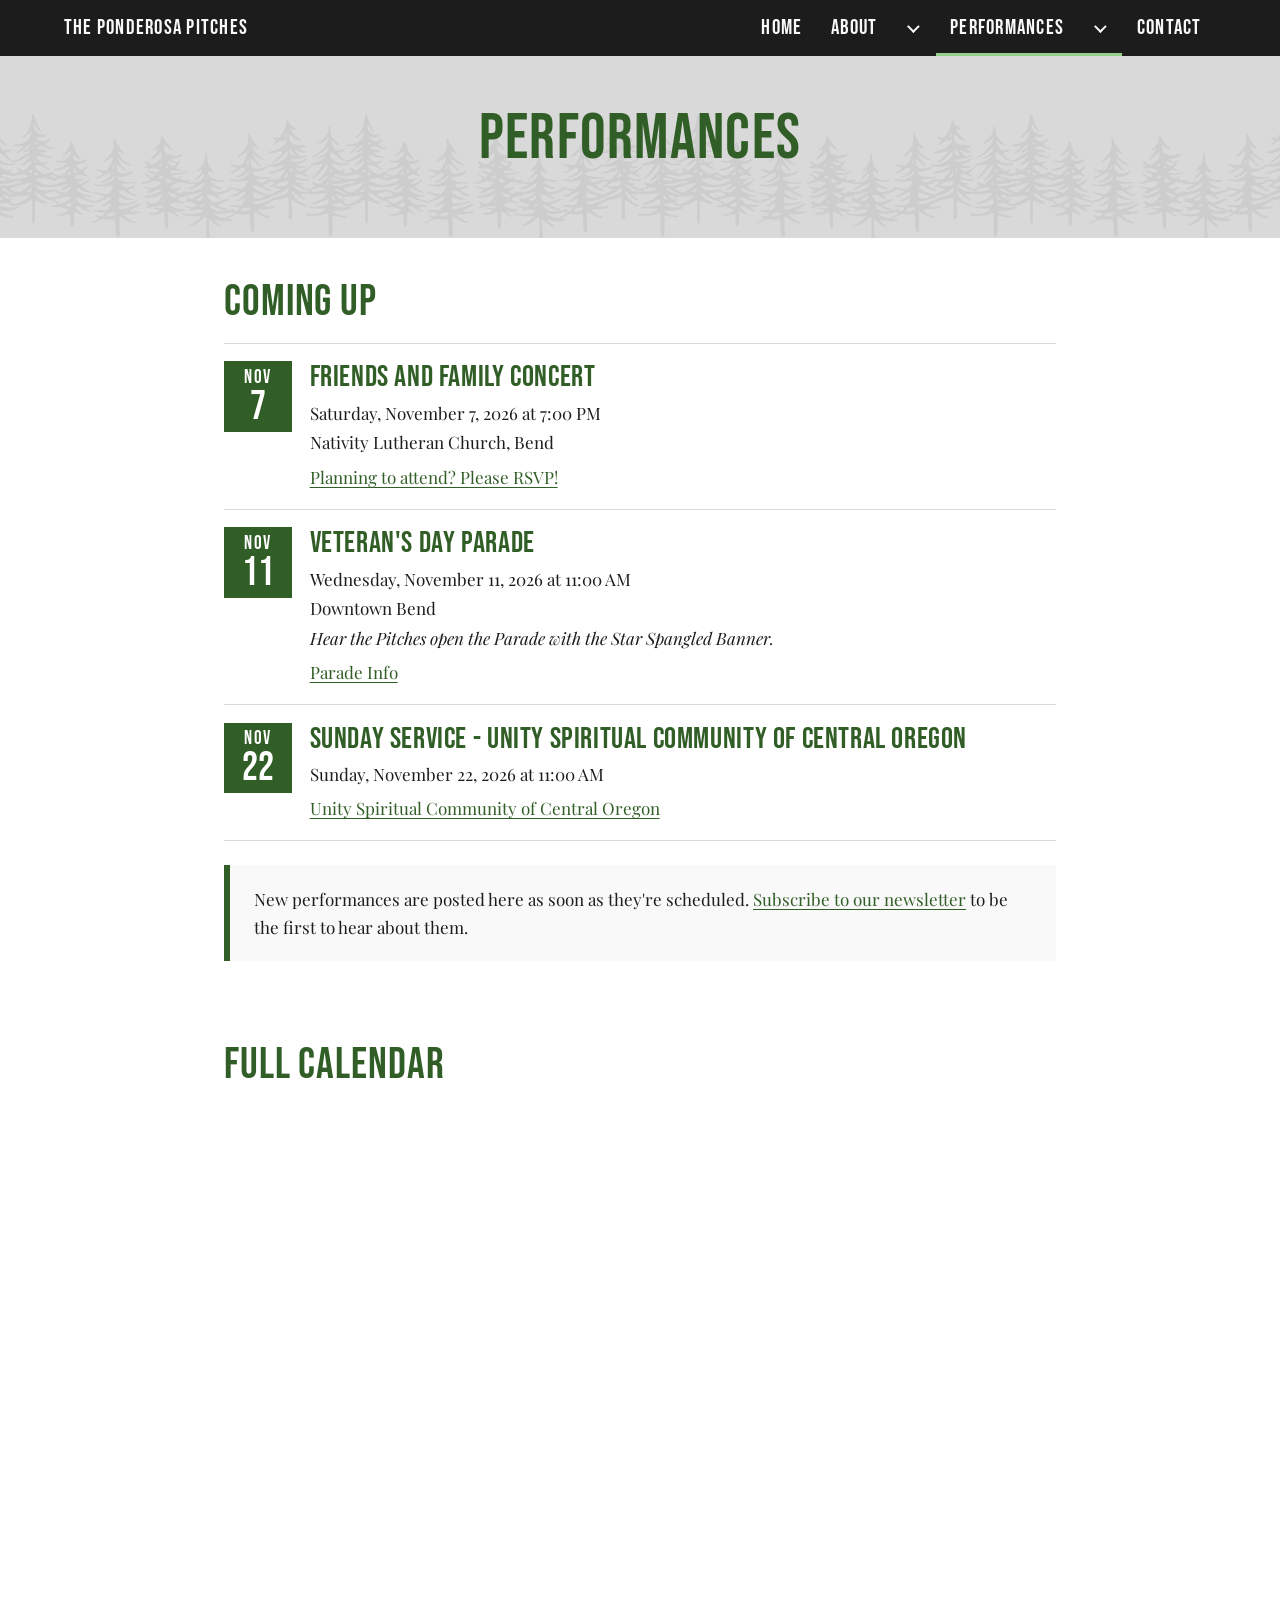
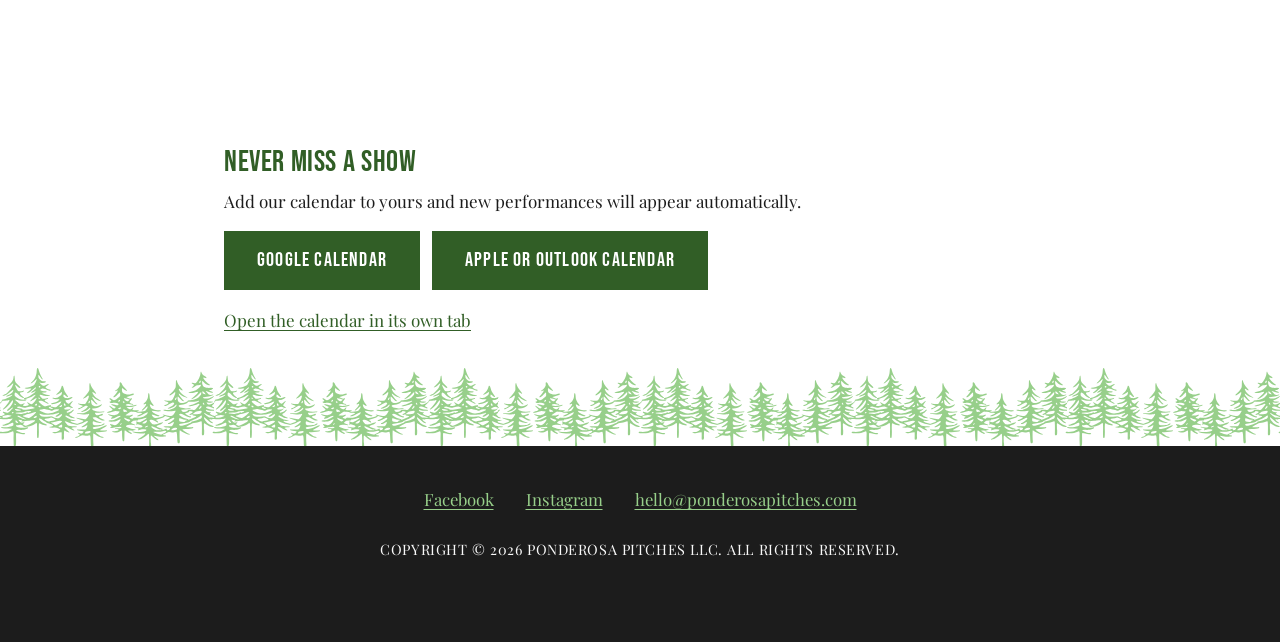
<file: performances.html>
<!doctype html>
<html class="no-js" lang="en">
  <head>
    <meta charset="utf-8" />
    <meta name="viewport" content="width=device-width, initial-scale=1.0" />
    <title>Performances | The Ponderosa Pitches</title>
    <meta name="description" content="Upcoming performances by The Ponderosa Pitches in Central Oregon." />
    <meta name="theme-color" content="#1c1c1c" />

    <!-- Link previews on Facebook, Instagram, texts. -->
    <meta property="og:type" content="website" />
    <meta property="og:site_name" content="The Ponderosa Pitches" />
    <meta property="og:title" content="Performances | The Ponderosa Pitches" />
    <meta property="og:description" content="Upcoming performances by The Ponderosa Pitches in Central Oregon." />
    <meta property="og:url" content="https://ponderosapitches.com/performances.html" />
    <meta property="og:image" content="https://ponderosapitches.com/images/all-members-1536.jpg" />
    <meta property="og:image:width" content="1536" />
    <meta property="og:image:height" content="1024" />
    <meta property="og:image:alt" content="The nine members of the Ponderosa Pitches standing in a row, smiling." />

    <link rel="icon" href="images/favicon.svg" type="image/svg+xml" />
    <link rel="apple-touch-icon" href="images/apple-touch-icon.png" />

    <link rel="preconnect" href="https://fonts.googleapis.com" />
    <link rel="preconnect" href="https://fonts.gstatic.com" crossorigin />
    <link rel="stylesheet" href="https://fonts.googleapis.com/css2?family=Bebas+Neue&family=Playfair+Display:wght@400..700&display=swap" />
    <link rel="stylesheet" href="styles/pitches.css" />
    <script>document.documentElement.className = 'js';</script>
    <style>
      .event__title {margin-top: 0 !important;}
    </style>
  </head>
  <body>
    <a class="skip-link" href="#main">Skip to main content</a>

    <header>
      <div class="site-nav on-dark">
        <div class="grid-container">
          <nav aria-label="Main">
            <div class="site-nav__bar">
              <a class="site-nav__brand" href="index.html">The Ponderosa Pitches</a>
              <button class="nav-toggle" type="button" aria-expanded="false" aria-controls="primary-menu">
                <img class="icon-closed" src="images/menu-bars.svg" alt="" width="28" height="28" />
                <img class="icon-open" src="images/menu-close.svg" alt="" width="28" height="28" />
                <span class="visually-hidden">Menu</span>
              </button>
            </div>
            <ul class="nav-menu" id="primary-menu">
              <li><a href="index.html">Home</a></li>
              <li class="has-subnav">
                <a href="about.html">About</a>
                <button class="subnav-toggle" type="button" aria-expanded="false" aria-controls="about-subnav">
                  <span class="visually-hidden">Show About pages</span>
                </button>
                <ul class="subnav" id="about-subnav">
                  <li><a href="current.html">Current Members</a></li>
                  <li><a href="emeritus.html">Emeritus Members</a></li>
                  <li><a href="potential-members.html">Potential Members</a></li>
                </ul>
              </li>
              <li class="has-subnav is-current">
                <a href="performances.html" aria-current="page">Performances</a>
                <button class="subnav-toggle" type="button" aria-expanded="false" aria-controls="performances-subnav">
                  <span class="visually-hidden">Show Performances pages</span>
                </button>
                <ul class="subnav" id="performances-subnav">
                  <li><a href="performances.html">Upcoming</a></li>
                  <li><a href="repertoire.html">Repertoire</a></li>
                </ul>
              </li>
              <li><a href="contact.html">Contact</a></li>
            </ul>
          </nav>
        </div>
      </div>
    </header>

    <main id="main" tabindex="-1">
      <div class="page-title">
        <div class="grid-container">
          <h1>Performances</h1>
        </div>
      </div>

      <!-- Same upcoming-performances list as the home page, showing more events.
           Edit by hand below, OR fill in data-calendar-id and data-api-key
           (see the setup notes at the top of styles/upcoming.js). -->
      <section id="upcoming" class="upcoming" aria-labelledby="upcoming-heading"
               data-calendar-id="1627cff9d2b5d98e09a92a191239ea5e7a8fe483bf3e0736950d783f91c422a0@group.calendar.google.com" data-api-key="" data-limit="20" data-timezone="America/Los_Angeles">
        <div class="grid-container">
          <div class="prose">
            <h2 id="upcoming-heading">Coming up</h2>

            <ul class="event-list" role="list" >
              <li class="event">
                <div class="event__badge" aria-hidden="true">
                  <span class="event__month">Nov</span>
                  <span class="event__day">7</span>
                </div>
                <div class="event__body">
                  <h3 class="event__title">Friends and Family Concert</h3>
                  <p class="event__meta"><time datetime="2026-11-07T19:00-08:00">Saturday, November 7, 2026 at 7:00 PM</time></p>                  
                  <p class="event__meta"><span class="visually-hidden">Location: </span>Nativity Lutheran Church, Bend</p>
                  <a class="event__link" href="https://partiful.com/e/KEgpt5aQljSMpYLuL9Bg?">Planning to attend? Please RSVP!</a>
                </div>
              </li>
              <li class="event">
                <div class="event__badge" aria-hidden="true">
                  <span class="event__month">Nov</span>
                  <span class="event__day">11</span>
                </div>
                <div class="event__body">
                  <h3 class="event__title">Veteran's Day Parade</h3>
                  <p class="event__meta"><time datetime="2026-11-11T11:00-08:00">Wednesday, November 11, 2026 at 11:00 AM</time></p>
                  <p class="event__meta"><span class="visually-hidden">Location: </span>Downtown Bend</p>
                  <p class="event__meta"><em>Hear the Pitches open the Parade with the Star Spangled Banner.</em></p>
                  <a class="event__link" href="https://covo-us.org/event/veterans-day-parade/">Parade Info</a>
                </div>
              </li>
              <li class="event">
                <div class="event__badge" aria-hidden="true">
                  <span class="event__month">Nov</span>
                  <span class="event__day">22</span>
                </div>
                <div class="event__body">
                  <h3 class="event__title">Sunday Service - Unity Spiritual Community of Central Oregon</h3>
                  <p class="event__meta"><time datetime="2026-11-22T11:00-08:00">Sunday, November 22, 2026 at 11:00 AM</time></p>
                  <a class="event__link" href="https://unitycentraloregon.org/">Unity Spiritual Community of Central Oregon</a>
                </div>
              </li>
            </ul>

            <p class="event-empty">New performances are posted here as soon as they're scheduled. <a href="index.html#connect">Subscribe to our newsletter</a> to be the first to hear about them.</p>
          </div>
        </div>
      </section>

      <!-- FULL CALENDAR (Google Calendar embed) -->
      <section class="upcoming calendar" aria-labelledby="calendar-heading">
        <div class="grid-container">
          <div class="prose">
            <h2 id="calendar-heading">Full calendar</h2>
            <iframe class="calendar-embed" title="Ponderosa Pitches performance calendar"
                    src="https://calendar.google.com/calendar/embed?src=1627cff9d2b5d98e09a92a191239ea5e7a8fe483bf3e0736950d783f91c422a0%40group.calendar.google.com&ctz=America%2FLos_Angeles&mode=AGENDA"
                    loading="lazy"></iframe>
            <h3>Never miss a show</h3>
            <p>Add our calendar to yours and new performances will appear automatically.</p>
            <p class="button-row">
              <a class="button" href="https://calendar.google.com/calendar/r?cid=1627cff9d2b5d98e09a92a191239ea5e7a8fe483bf3e0736950d783f91c422a0%40group.calendar.google.com" target="_blank" rel="noopener">Google Calendar<span class="visually-hidden"> (opens in a new tab)</span></a>
              <a class="button" href="webcal://calendar.google.com/calendar/ical/1627cff9d2b5d98e09a92a191239ea5e7a8fe483bf3e0736950d783f91c422a0%40group.calendar.google.com/public/basic.ics">Apple or Outlook calendar</a>
            </p>
            <p><a href="https://calendar.google.com/calendar/embed?src=1627cff9d2b5d98e09a92a191239ea5e7a8fe483bf3e0736950d783f91c422a0%40group.calendar.google.com&ctz=America%2FLos_Angeles&mode=AGENDA" target="_blank" rel="noopener">Open the calendar in its own tab<span class="visually-hidden"> (opens in a new tab)</span></a></p>
          </div>
        </div>
      </section>
    </main>

    <footer class="site-footer on-dark">
      <div class="grid-container">
        <nav aria-label="Connect with us">
          <ul class="footer-links">
            <li><a href="https://facebook.com/ponderosapitches">Facebook</a></li>
            <li><a href="https://instagram.com/ponderosapitches">Instagram</a></li>
            <li><a href="mailto:hello@ponderosapitches.com">hello@ponderosapitches.com</a></li>
          </ul>
        </nav>
        <small>Copyright © 2026 Ponderosa Pitches LLC. All rights reserved.</small>
      </div>
    </footer>

    <script src="styles/nav.js"></script>
    <script src="styles/upcoming.js"></script>
  </body>
</html>
</file>
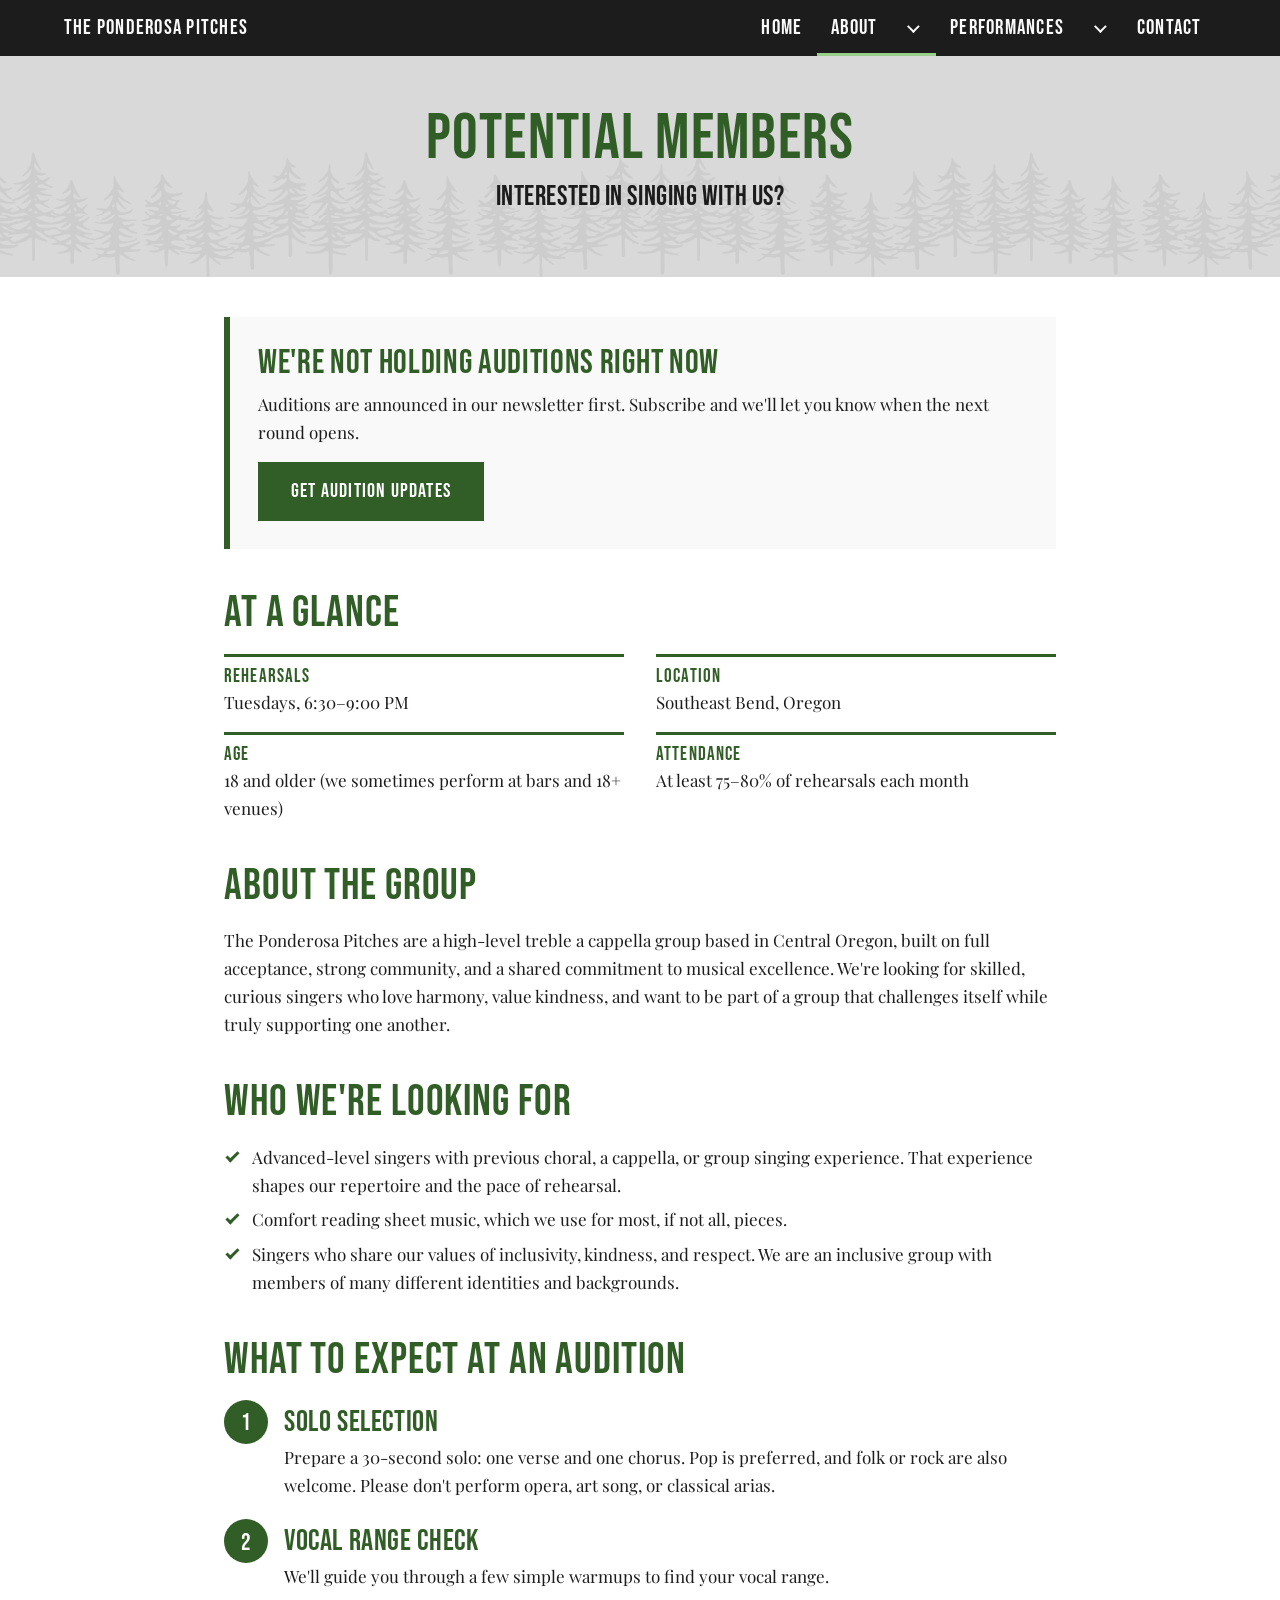
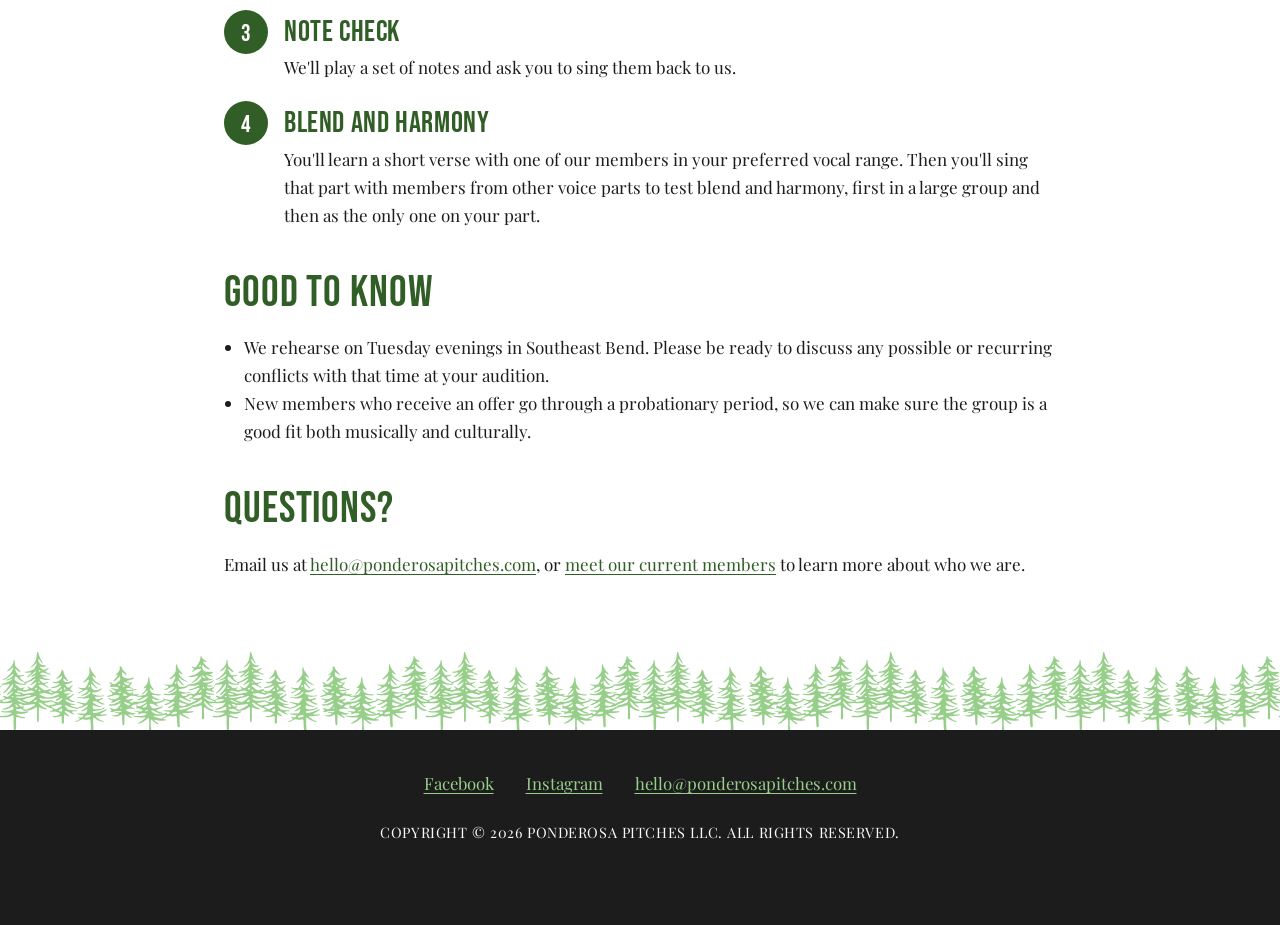
<file: potential-members.html>
<!doctype html>
<html class="no-js" lang="en">
  <head>
    <meta charset="utf-8" />
    <meta name="viewport" content="width=device-width, initial-scale=1.0" />
    <title>Potential Members | The Ponderosa Pitches</title>
    <meta name="description" content="Interested in singing with The Ponderosa Pitches? What we look for, when we rehearse, and what to expect at an audition." />
    <meta name="theme-color" content="#1c1c1c" />

    <!-- Link previews on Facebook, Instagram, texts. -->
    <meta property="og:type" content="website" />
    <meta property="og:site_name" content="The Ponderosa Pitches" />
    <meta property="og:title" content="Potential Members | The Ponderosa Pitches" />
    <meta property="og:description" content="Interested in singing with The Ponderosa Pitches? What we look for, when we rehearse, and what to expect at an audition." />
    <meta property="og:url" content="https://ponderosapitches.com/potential-members.html" />
    <meta property="og:image" content="https://ponderosapitches.com/images/all-members-1536.jpg" />
    <meta property="og:image:width" content="1536" />
    <meta property="og:image:height" content="1024" />
    <meta property="og:image:alt" content="The nine members of the Ponderosa Pitches standing in a row, smiling." />

    <link rel="icon" href="images/favicon.svg" type="image/svg+xml" />
    <link rel="apple-touch-icon" href="images/apple-touch-icon.png" />

    <link rel="preconnect" href="https://fonts.googleapis.com" />
    <link rel="preconnect" href="https://fonts.gstatic.com" crossorigin />
    <link rel="stylesheet" href="https://fonts.googleapis.com/css2?family=Bebas+Neue&family=Playfair+Display:wght@400..700&display=swap" />
    <link rel="stylesheet" href="styles/pitches.css" />
    <script>document.documentElement.className = 'js';</script>
  </head>
  <body>
    <a class="skip-link" href="#main">Skip to main content</a>

    <header>
      <div class="site-nav on-dark">
        <div class="grid-container">
          <nav aria-label="Main">
            <div class="site-nav__bar">
              <a class="site-nav__brand" href="index.html">The Ponderosa Pitches</a>
              <button class="nav-toggle" type="button" aria-expanded="false" aria-controls="primary-menu">
                <img class="icon-closed" src="images/menu-bars.svg" alt="" width="28" height="28" />
                <img class="icon-open" src="images/menu-close.svg" alt="" width="28" height="28" />
                <span class="visually-hidden">Menu</span>
              </button>
            </div>
            <ul class="nav-menu" id="primary-menu">
              <li><a href="index.html">Home</a></li>
              <li class="has-subnav is-current">
                <a href="about.html" aria-current="true">About</a>
                <button class="subnav-toggle" type="button" aria-expanded="false" aria-controls="about-subnav">
                  <span class="visually-hidden">Show About pages</span>
                </button>
                <ul class="subnav" id="about-subnav">
                  <li><a href="current.html">Current Members</a></li>
                  <li><a href="emeritus.html">Emeritus Members</a></li>
                  <li><a href="potential-members.html" aria-current="page">Potential Members</a></li>
                </ul>
              </li>
              <li class="has-subnav">
              <a href="performances.html">Performances</a>
              <button class="subnav-toggle" type="button" aria-expanded="false" aria-controls="performances-subnav">
                <span class="visually-hidden">Show Performances pages</span>
              </button>
              <ul class="subnav" id="performances-subnav">
                <li><a href="performances.html">Upcoming</a></li>
                <li><a href="repertoire.html">Repertoire</a></li>
              </ul>
            </li>
              <li><a href="contact.html">Contact</a></li>
            </ul>
          </nav>
        </div>
      </div>
    </header>

    <main id="main" tabindex="-1">
      <div class="page-title">
        <div class="grid-container">
          <h1>Potential Members</h1>
          <p class="subtitle">Interested in singing with us?</p>
        </div>
      </div>

      <div class="page-body">
        <div class="grid-container">
          <div class="prose">

            <!-- AUDITION STATUS: edit this box when auditions open.
                 Change the class to "status-note status-note--open", update the heading and text,
                 and point the button at the audition sign-up. -->
            <div class="status-note" role="note" aria-labelledby="status-heading">
              <h2 id="status-heading" class="status-note__title">We're not holding auditions right now</h2>
              <p>Auditions are announced in our newsletter first. Subscribe and we'll let you know when the next round opens.</p>
              <p class="button-row"><a class="button" href="index.html#connect">Get audition updates</a></p>
            </div>

            <h2>At a glance</h2>
            <dl class="glance">
              <div><dt>Rehearsals</dt><dd>Tuesdays, 6:30–9:00 PM</dd></div>
              <div><dt>Location</dt><dd>Southeast Bend, Oregon</dd></div>
              <div><dt>Age</dt><dd>18 and older (we sometimes perform at bars and 18+ venues)</dd></div>
              <div><dt>Attendance</dt><dd>At least 75–80% of rehearsals each month</dd></div>
            </dl>

            <h2>About the group</h2>
            <p>The Ponderosa Pitches are a high-level treble a cappella group based in Central Oregon, built on full acceptance, strong community, and a shared commitment to musical excellence. We're looking for skilled, curious singers who love harmony, value kindness, and want to be part of a group that challenges itself while truly supporting one another.</p>

            <h2>Who we're looking for</h2>
            <ul class="check-list">
              <li>Advanced-level singers with previous choral, a cappella, or group singing experience. That experience shapes our repertoire and the pace of rehearsal.</li>
              <li>Comfort reading sheet music, which we use for most, if not all, pieces.</li>
              <li>Singers who share our values of inclusivity, kindness, and respect. We are an inclusive group with members of many different identities and backgrounds.</li>
            </ul>

            <h2>What to expect at an audition</h2>
            <ol class="steps">
              <li>
                <h3>Solo selection</h3>
                <p>Prepare a 30-second solo: one verse and one chorus. Pop is preferred, and folk or rock are also welcome. Please don't perform opera, art song, or classical arias.</p>
              </li>
              <li>
                <h3>Vocal range check</h3>
                <p>We'll guide you through a few simple warmups to find your vocal range.</p>
              </li>
              <li>
                <h3>Note check</h3>
                <p>We'll play a set of notes and ask you to sing them back to us.</p>
              </li>
              <li>
                <h3>Blend and harmony</h3>
                <p>You'll learn a short verse with one of our members in your preferred vocal range. Then you'll sing that part with members from other voice parts to test blend and harmony, first in a large group and then as the only one on your part.</p>
              </li>
            </ol>

            <h2>Good to know</h2>
            <ul>
              <li>We rehearse on Tuesday evenings in Southeast Bend. Please be ready to discuss any possible or recurring conflicts with that time at your audition.</li>
              <li>New members who receive an offer go through a probationary period, so we can make sure the group is a good fit both musically and culturally.</li>
            </ul>

            <h2>Questions?</h2>
            <p>Email us at <a href="mailto:hello@ponderosapitches.com">hello@ponderosapitches.com</a>, or <a href="current.html">meet our current members</a> to learn more about who we are.</p>
          </div>
        </div>
      </div>
    </main>

    <footer class="site-footer on-dark">
      <div class="grid-container">
        <nav aria-label="Connect with us">
          <ul class="footer-links">
            <li><a href="https://facebook.com/ponderosapitches">Facebook</a></li>
            <li><a href="https://instagram.com/ponderosapitches">Instagram</a></li>
            <li><a href="mailto:hello@ponderosapitches.com">hello@ponderosapitches.com</a></li>
          </ul>
        </nav>
        <small>Copyright © 2026 Ponderosa Pitches LLC. All rights reserved.</small>
      </div>
    </footer>

    <script src="styles/nav.js"></script>
  </body>
</html>
</file>
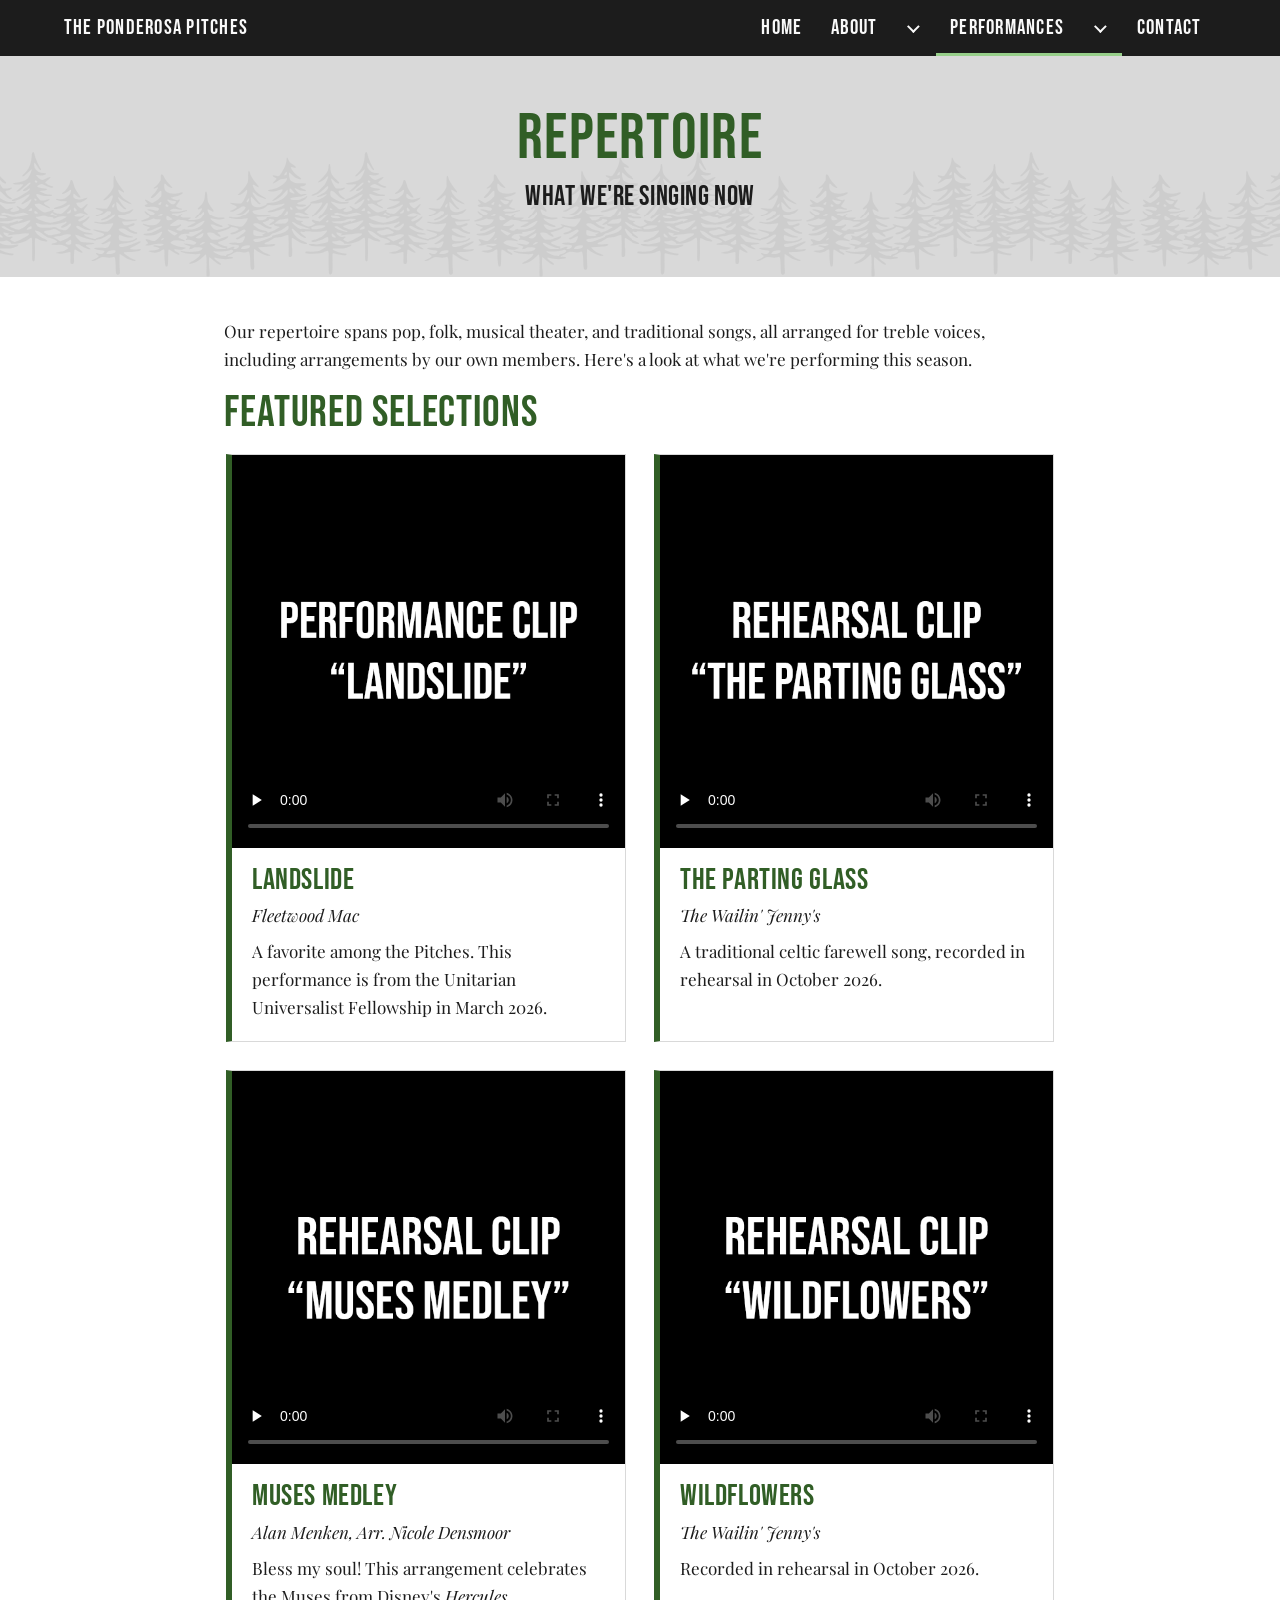
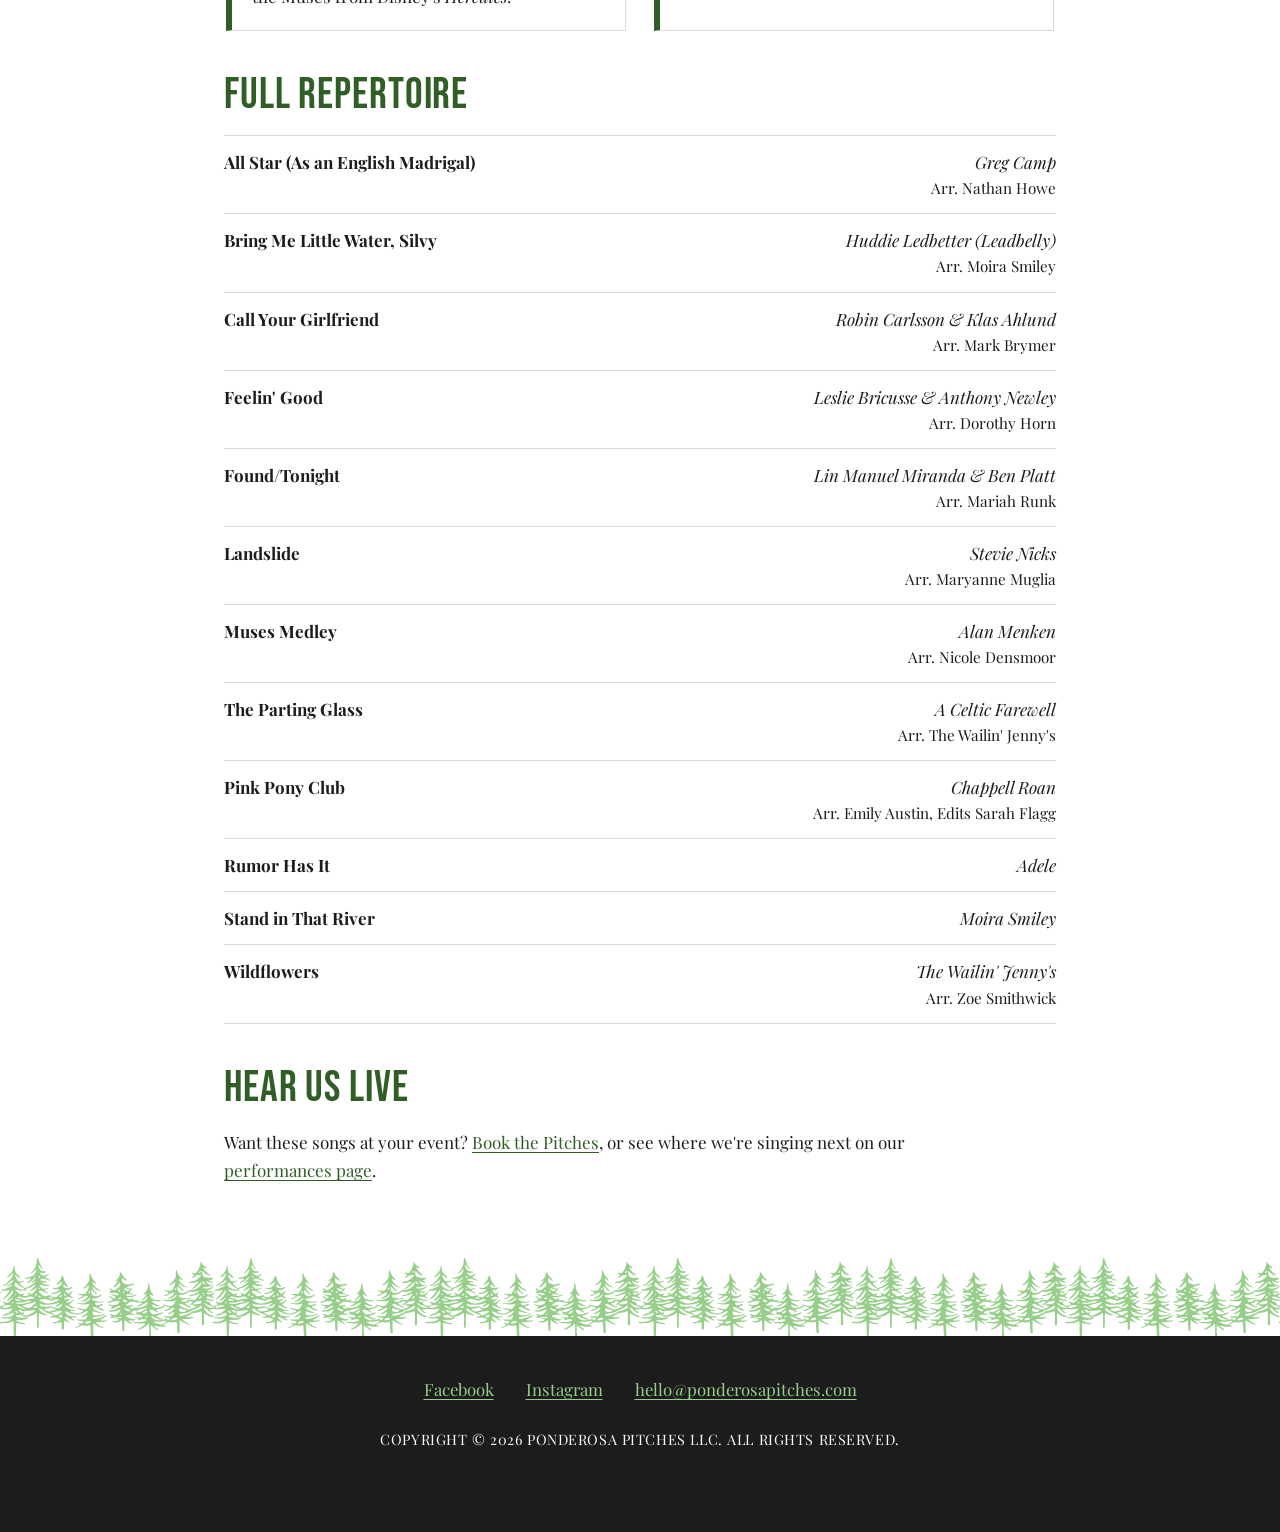
<file: repertoire.html>
<!doctype html>
<html class="no-js" lang="en">
  <head>
    <meta charset="utf-8" />
    <meta name="viewport" content="width=device-width, initial-scale=1.0" />
    <title>Repertoire | The Ponderosa Pitches</title>
    <meta name="description" content="The songs The Ponderosa Pitches are singing now, from pop and musical theater to folk and traditional pieces, arranged for treble voices." />
    <meta name="theme-color" content="#1c1c1c" />

    <!-- Link previews on Facebook, Instagram, texts. -->
    <meta property="og:type" content="website" />
    <meta property="og:site_name" content="The Ponderosa Pitches" />
    <meta property="og:title" content="Repertoire | The Ponderosa Pitches" />
    <meta property="og:description" content="The songs The Ponderosa Pitches are singing now, from pop and musical theater to folk and traditional pieces, arranged for treble voices." />
    <meta property="og:url" content="https://ponderosapitches.com/repertoire.html" />
    <meta property="og:image" content="https://ponderosapitches.com/images/all-members-1536.jpg" />
    <meta property="og:image:width" content="1536" />
    <meta property="og:image:height" content="1024" />
    <meta property="og:image:alt" content="The nine members of the Ponderosa Pitches standing in a row, smiling." />

    <link rel="icon" href="images/favicon.svg" type="image/svg+xml" />
    <link rel="apple-touch-icon" href="images/apple-touch-icon.png" />

    <link rel="preconnect" href="https://fonts.googleapis.com" />
    <link rel="preconnect" href="https://fonts.gstatic.com" crossorigin />
    <link rel="stylesheet" href="https://fonts.googleapis.com/css2?family=Bebas+Neue&family=Playfair+Display:wght@400..700&display=swap" />
    <link rel="stylesheet" href="styles/pitches.css" />
    <script>document.documentElement.className = 'js';</script>
  </head>
  <body>
    <a class="skip-link" href="#main">Skip to main content</a>

    <header>
      <div class="site-nav on-dark">
        <div class="grid-container">
          <nav aria-label="Main">
            <div class="site-nav__bar">
              <a class="site-nav__brand" href="index.html">The Ponderosa Pitches</a>
              <button class="nav-toggle" type="button" aria-expanded="false" aria-controls="primary-menu">
                <img class="icon-closed" src="images/menu-bars.svg" alt="" width="28" height="28" />
                <img class="icon-open" src="images/menu-close.svg" alt="" width="28" height="28" />
                <span class="visually-hidden">Menu</span>
              </button>
            </div>
            <ul class="nav-menu" id="primary-menu">
              <li><a href="index.html">Home</a></li>
              <li class="has-subnav">
                <a href="about.html">About</a>
                <button class="subnav-toggle" type="button" aria-expanded="false" aria-controls="about-subnav">
                  <span class="visually-hidden">Show About pages</span>
                </button>
                <ul class="subnav" id="about-subnav">
                  <li><a href="current.html">Current Members</a></li>
                  <li><a href="emeritus.html">Emeritus Members</a></li>
                  <li><a href="potential-members.html">Potential Members</a></li>
                </ul>
              </li>
              <li class="has-subnav is-current">
                <a href="performances.html" aria-current="true">Performances</a>
                <button class="subnav-toggle" type="button" aria-expanded="false" aria-controls="performances-subnav">
                  <span class="visually-hidden">Show Performances pages</span>
                </button>
                <ul class="subnav" id="performances-subnav">
                  <li><a href="performances.html">Upcoming</a></li>
                  <li><a href="repertoire.html" aria-current="page">Repertoire</a></li>
                </ul>
              </li>
              <li><a href="contact.html">Contact</a></li>
            </ul>
          </nav>
        </div>
      </div>
    </header>

    <main id="main" tabindex="-1">
      <div class="page-title">
        <div class="grid-container">
          <h1>Repertoire</h1>
          <p class="subtitle">What we're singing now</p>
        </div>
      </div>

      <div class="page-body">
        <div class="grid-container">
          <div class="prose">
            <p>Our repertoire spans pop, folk, musical theater, and traditional songs, all arranged for treble voices, including arrangements by our own members. Here's a look at what we're performing this season.</p>

            <!-- FEATURED SELECTIONS -->
            <!-- multiples of 2; will crop to square -->
            <section class="rep-section" aria-labelledby="featured-heading">
              <h2 id="featured-heading">Featured selections</h2>
              <ul class="features" role="list">

                <li class="feature">
                  <div class="feature__media">
                    <video controls preload="none" playsinline
                           poster="images/media/landslide.png" width="600" height="600"
                           aria-label="Video: The Ponderosa Pitches performing Landslide">
                      <source src="images/media/landslide.mp4" type="video/mp4" />
                      <track kind="captions" src="images/media/landslide.en.vtt" srclang="en" label="English" default />
                    </video>
                  </div>
                  <div class="feature__body">
                    <h3 class="feature__title">Landslide</h3>
                    <p class="feature__credit">Fleetwood Mac</p>
                    <p>A favorite among the Pitches. This performance is from the Unitarian Universalist Fellowship in March 2026.</p>
                  </div>
                </li>

                <li class="feature">
                  <div class="feature__media">
                    <video controls preload="none" playsinline
                           poster="images/media/parting-glass.png" width="600" height="600"
                           aria-label="Video: The Ponderosa Pitches rehearsing The Parting Glass">
                      <source src="images/media/parting-glass.mp4" type="video/mp4" />
                      <track kind="captions" src="images/media/parting-glass.en.vtt" srclang="en" label="English" default />
                    </video>
                  </div>
                  <div class="feature__body">
                    <h3 class="feature__title">The Parting Glass</h3>
                    <p class="feature__credit">The Wailin' Jenny's</p>
                    <p>A traditional celtic farewell song, recorded in rehearsal in October 2026.</p>
                  </div>
                </li>
                
                <li class="feature">
                  <div class="feature__media">
                    <video controls preload="none" playsinline
                           poster="images/media/muses.png" width="600" height="600"
                           aria-label="Video: The Ponderosa Pitches rehearsing Muses Medley">
                      <source src="images/media/muses.mp4" type="video/mp4" />
                      <!-- <track kind="captions" src="images/media/muses.en.vtt" srclang="en" label="English" default /> -->
                    </video>
                  </div>
                  <div class="feature__body">
                    <h3 class="feature__title">Muses Medley</h3>
                    <p class="feature__credit">Alan Menken, Arr. Nicole Densmoor</p>
                    <p>Bless my soul! This arrangement celebrates the Muses from Disney's <em>Hercules</em>.</p>
                  </div>
                </li>

                
                <li class="feature">
                  <div class="feature__media">
                    <video controls preload="none" playsinline
                           poster="images/media/wildflowers.png" width="600" height="600"
                           aria-label="Video: The Ponderosa Pitches rehearsing Wildflowers">
                      <source src="images/media/wildflowers.mp4" type="video/mp4" />
                      <!-- <track kind="captions" src="images/media/wildflowers.en.vtt" srclang="en" label="English" default /> -->
                    </video>
                  </div>
                  <div class="feature__body">
                    <h3 class="feature__title">Wildflowers</h3>
                    <p class="feature__credit">The Wailin' Jenny's</p>
                    <p>Recorded in rehearsal in October 2026.</p>
                  </div>
                </li>
              </ul>
            </section>

            <!-- FULL REPERTOIRE -->
            <section class="rep-section" aria-labelledby="full-heading">
              <h2 id="full-heading">Full repertoire</h2>
              <ul class="rep-list" role="list">
                <li>
                  <cite class="rep-list__title">All Star (As an English Madrigal)</cite>
                  <span class="rep-list__credit">Greg Camp<span class="rep-list__arr">Arr. Nathan Howe</span></span>
                </li>
                <li>
                  <cite class="rep-list__title">Bring Me Little Water, Silvy</cite>
                  <span class="rep-list__credit">Huddie Ledbetter (Leadbelly)<span class="rep-list__arr">Arr. Moira Smiley</span></span>
                </li>
                <li>
                  <cite class="rep-list__title">Call Your Girlfriend</cite>
                  <span class="rep-list__credit">Robin Carlsson &amp; Klas Ahlund<span class="rep-list__arr">Arr. Mark Brymer</span></span>
                </li>
                <li>
                  <cite class="rep-list__title">Feelin' Good</cite>
                  <span class="rep-list__credit">Leslie Bricusse &amp; Anthony Newley<span class="rep-list__arr">Arr. Dorothy Horn</span></span>
                </li>
                <li>
                  <cite class="rep-list__title">Found/Tonight</cite>
                  <span class="rep-list__credit">Lin Manuel Miranda &amp; Ben Platt<span class="rep-list__arr">Arr. Mariah Runk</span></span>
                </li>
                <li>
                  <cite class="rep-list__title">Landslide</cite>
                  <span class="rep-list__credit">Stevie Nicks<span class="rep-list__arr">Arr. Maryanne Muglia</span></span>
                </li>
                <li>
                  <cite class="rep-list__title">Muses Medley</cite>
                  <span class="rep-list__credit">Alan Menken<span class="rep-list__arr">Arr. Nicole Densmoor</span></span>
                </li>
                <li>
                  <cite class="rep-list__title">The Parting Glass</cite>
                  <span class="rep-list__credit">A Celtic Farewell<span class="rep-list__arr">Arr. The Wailin' Jenny's</span></span>
                </li>
                <li>
                  <cite class="rep-list__title">Pink Pony Club</cite>
                  <span class="rep-list__credit">Chappell Roan<span class="rep-list__arr">Arr. Emily Austin, Edits Sarah Flagg</span></span>
                </li>
                <li>
                  <cite class="rep-list__title">Rumor Has It</cite>
                  <span class="rep-list__credit">Adele</span>
                </li>
                <li>
                  <cite class="rep-list__title">Stand in That River</cite>
                  <span class="rep-list__credit">Moira Smiley</span>
                </li>
                <li>
                  <cite class="rep-list__title">Wildflowers</cite>
                  <span class="rep-list__credit">The Wailin' Jenny's <span class="rep-list__arr">Arr. Zoe Smithwick</span></span>
                </li>
              </ul>
            </section>

            <h2>Hear us live</h2>
            <p>Want these songs at your event? <a href="contact.html">Book the Pitches</a>, or see where we're singing next on our <a href="performances.html">performances page</a>.</p>
          </div>
        </div>
      </div>
    </main>

    <footer class="site-footer on-dark">
      <div class="grid-container">
        <nav aria-label="Connect with us">
          <ul class="footer-links">
            <li><a href="https://facebook.com/ponderosapitches">Facebook</a></li>
            <li><a href="https://instagram.com/ponderosapitches">Instagram</a></li>
            <li><a href="mailto:hello@ponderosapitches.com">hello@ponderosapitches.com</a></li>
          </ul>
        </nav>
        <small>Copyright © 2026 Ponderosa Pitches LLC. All rights reserved.</small>
      </div>
    </footer>

    <script src="styles/nav.js"></script>
  </body>
</html>
</file>
<file: styles/pitches.css>
/* ==========================================================================
   The Ponderosa Pitches - site styles 
   ========================================================================== */

:root {
  --dark-green: #315e26;
  --light-green: #97cf8a;   /* value from the original Google Site */
  --grey: #d9d9d9;
  --blackish: #1c1c1c;
  --offwhite: #f9f9f9;
  --field-border: #595959;  /* also used for chip/card UI borders that must meet 3:1 */
  --nav-raised: #2d2d2d;    /* open menu / dropdown panel on the near-black bar */
  --nav-line: #444;

  --font-display: "Bebas Neue", Impact, "Arial Narrow", sans-serif;
  --font-body: "Playfair Display", Georgia, "Times New Roman", serif;

  --nav-height: 3.5rem;
  --gap: clamp(1rem, 0.6rem + 1.6vw, 1.75rem);
  --content-width: 75rem;
  --prose-width: 52rem;     /* fits the 2-up repertoire cards (2 x 25rem + gap) */
  --measure: 42rem;         /* comfortable line length for centered intro text */

  --trees: url("../images/pine-trees.svg");
  --trees-ratio: 1890 / 709;
}

*, *::before, *::after { box-sizing: border-box; }
html { -webkit-text-size-adjust: 100%; text-size-adjust: 100%; }
body { margin: 0; }
h1, h2, h3, h4, h5, h6, p, ul, ol, dl, dd, figure, blockquote { margin: 0; }
p, ul, ol { margin-bottom: 1rem; }
ul, ol { padding-left: 1.25rem; }
img, svg, video { max-width: 100%; height: auto; vertical-align: middle; }
iframe { max-width: 100%; }
input, button, select, textarea { font: inherit; color: inherit; margin: 0; }
button { cursor: pointer; }
[hidden] { display: none !important; }

/* Centered page column with 16px+ side gutters (and room for phone notches) */
.grid-container {
  width: 100%;
  max-width: var(--content-width);
  margin-left: auto;
  margin-right: auto;
  padding-left: max(1rem, env(safe-area-inset-left, 0px));
  padding-right: max(1rem, env(safe-area-inset-right, 0px));
}
@media (min-width: 40em) {
  .grid-container {
    padding-left: max(1.5rem, env(safe-area-inset-left, 0px));
    padding-right: max(1.5rem, env(safe-area-inset-right, 0px));
  }
}

html { scroll-behavior: smooth; }

body {
  font-family: var(--font-body);
  font-size: 1.0625rem;
  line-height: 1.65;
  color: var(--blackish);
  background-color: #fff;
  -webkit-font-smoothing: antialiased;
}

/* Sticky footer */
body { display: flex; flex-direction: column; min-height: 100vh; min-height: 100dvh; }
main { flex: 1 0 auto; }
.site-footer { flex-shrink: 0; }

h1, h2, h3, h4, .subtitle {
  font-family: var(--font-display);
  font-weight: 400;
  color: var(--dark-green);
  text-transform: uppercase;
  letter-spacing: 0.02em;
  line-height: 1.1;
  text-wrap: balance;          /* no single word stranded on the last line */
  overflow-wrap: break-word;   /* a long word must never force sideways scrolling */
}
h1 { font-size: clamp(1.9rem, 1.2rem + 3.5vw, 4rem); margin-bottom: 1rem; }
h2 { font-size: clamp(2rem, 1.5rem + 2.4vw, 2.75rem); margin-bottom: 1rem; }
h3 { font-size: clamp(1.5rem, 1.3rem + 1vw, 1.9rem); margin-bottom: 0.5rem; }
.subtitle { font-size: clamp(1.25rem, 1rem + 1.2vw, 1.75rem); }
p { text-wrap: pretty; }

[id] { scroll-margin-top: calc(var(--nav-height) + 1rem); }

a {
  color: var(--dark-green);
  text-decoration: underline;
  text-decoration-thickness: 1px;
  text-underline-offset: 0.15em;
}
a:hover, a:focus { color: var(--blackish); text-decoration-thickness: 2px; }

/* Visible keyboard focus everywhere */
:focus-visible {
  outline: 3px solid var(--blackish) !important;
  outline-offset: 3px !important;
  box-shadow: 0 0 0 6px #fff !important;
}
.on-dark :focus-visible {
  outline-color: var(--light-green) !important;
  box-shadow: 0 0 0 6px var(--blackish) !important;
}

/* Skip link */
.skip-link {
  position: absolute;
  left: 0.5rem; top: -4rem;
  z-index: 100;
  padding: 0.75rem 1.25rem;
  background: var(--light-green);
  color: var(--blackish);
  font-family: var(--font-display);
  font-size: 1.25rem;
  letter-spacing: 0.05em;
  text-transform: uppercase;
  text-decoration: none;
}
.skip-link:focus { top: 0.5rem; color: var(--blackish); }

main:focus { outline: none; } 

/* ---------- buttons ---------- */
.button, .button:visited {
  display: inline-flex;
  align-items: center;
  justify-content: center;
  min-height: 2.75rem;
  padding: 0.85em 1.6em;
  margin: 0;
  border: 1px solid transparent;
  border-radius: 0;
  background-color: var(--dark-green);
  color: #fff;
  font-family: var(--font-display);
  font-size: 1.25rem;
  line-height: 1.15;           /* room between lines when a long label wraps on phones */
  letter-spacing: 0.06em;
  text-align: center;
  text-wrap: balance;
  text-transform: uppercase;
  text-decoration: none;
  cursor: pointer;
  transition: background-color 0.2s ease, transform 0.15s ease, box-shadow 0.15s ease;
}
.button:hover, .button:focus {
  background-color: var(--blackish);
  color: #fff;
  text-decoration: none;
}
.button:hover { transform: translateY(-1px); box-shadow: 0 4px 12px rgba(0, 0, 0, 0.2); }

/* ---------- header / navigation ---------- */

body > header {
  position: sticky;
  top: 0;
  z-index: 50;
}
.site-nav {
  background: var(--blackish);
  color: var(--offwhite);
  padding-top: env(safe-area-inset-top, 0px);
}
/* On very short screens (phone held sideways, or heavy zoom) let it scroll away so it
   doesn't eat the reading area */
@media (max-height: 30em) {
  body > header { position: static; }
}

.site-nav a, .site-nav button {
  color: var(--offwhite);
  font-family: var(--font-display);
  font-size: 1.3rem;
  letter-spacing: 0.06em;
  text-transform: uppercase;
  text-decoration: none;
  transition: color 0.15s ease;
}
.site-nav a:hover, .site-nav button:hover { color: var(--light-green); }

.site-nav__bar {
  display: flex; align-items: center; justify-content: space-between;
  gap: 1rem; min-height: var(--nav-height);
}
.site-nav__brand { padding: 0.5rem 0; }

/* Menu trigger */
.nav-toggle {
  display: none;               /* shown only when JS is running, on small screens */
  width: 2.75rem; height: 2.75rem; padding: 0; margin: 0;
  align-items: center; justify-content: center;
  background: transparent; border: 0; border-radius: 3px;
  cursor: pointer;
}
.nav-toggle img { display: block; width: 1.75rem; height: 1.75rem; }
/* Two icons, swapped by the button's expanded state */
.nav-toggle .icon-open, .nav-toggle[aria-expanded="true"] .icon-closed { display: none; }
.nav-toggle[aria-expanded="true"] .icon-open { display: block; }
.nav-toggle[aria-expanded="true"] { background: var(--nav-raised); }

.nav-menu, .nav-menu ul { list-style: none; margin: 0; padding: 0; }
.nav-menu > li { position: relative; }
.nav-menu a, .subnav-toggle {
  display: flex; align-items: center;
  min-height: 2.75rem; padding: 0.4rem 0.9rem;
}
/* Current page (aria-current="page") or section (aria-current="true") is marked with a bar */
.nav-menu a[aria-current] { box-shadow: inset 4px 0 0 var(--light-green); }

.has-subnav { display: flex; flex-wrap: wrap; align-items: stretch; }
.has-subnav > a { flex: 1 1 auto; }
.subnav-toggle {
  flex: 0 0 auto; width: 2.75rem; justify-content: center;
  background: transparent; border: 0; cursor: pointer; padding: 0;
}
.subnav-toggle::after,
.member-card__bio summary::after {        /* chevron drawn with borders, no icon font needed */
  content: ""; width: 0.55rem; height: 0.55rem;
  border-right: 2px solid currentColor; border-bottom: 2px solid currentColor;
  transform: translateY(-2px) rotate(45deg);
  transition: transform 0.2s ease;
}
.subnav-toggle[aria-expanded="true"]::after { transform: translateY(2px) rotate(-135deg); }

.subnav { display: none; flex-basis: 100%; background: var(--nav-raised); }
.subnav.is-open { display: block; }
.subnav a { padding-left: 1.75rem; }

/* Small screens: menu collapses behind a button, but only when JS is available */
@media (max-width: 47.99em) {
  .js .nav-toggle { display: inline-flex; }
  .js .nav-menu { display: none; padding-bottom: 0.75rem; }
  .js .nav-menu.is-open {
    display: block;
    /* the bar is sticky, so an open menu must scroll on its own if it is taller than the screen */
    max-height: calc(100dvh - var(--nav-height));
    overflow-y: auto;
    overscroll-behavior: contain;
  }
  .nav-menu > li + li { border-top: 1px solid var(--nav-line); }
}

/* Larger screens: horizontal bar with dropdown submenu */
@media (min-width: 48em) {
  .site-nav nav { display: flex; flex-wrap: wrap; align-items: center; justify-content: space-between; column-gap: 1.5rem; }
  .site-nav__bar { flex: 0 0 auto; }
  .nav-menu { display: flex; flex-wrap: wrap; align-items: stretch; }
  .nav-menu > li { display: flex; }
  .nav-menu > li > a, .nav-menu .subnav-toggle { min-height: var(--nav-height); }
  .nav-menu > li.is-current { box-shadow: inset 0 -3px 0 var(--light-green); }
  .nav-menu > li > a[aria-current] { box-shadow: none; }
  .has-subnav { flex-wrap: nowrap; }
  .subnav {
    position: absolute; top: 100%; right: 0; z-index: 20;
    min-width: 16rem; border-top: 1px solid var(--nav-line);
    box-shadow: 0 6px 12px rgba(0, 0, 0, 0.35);
  }
  .subnav a { padding-left: 0.9rem; white-space: nowrap; }
}
/* Tablets: slightly tighter menu so the site name and links share one line */
@media (min-width: 48em) and (max-width: 63.99em) {
  .site-nav a, .site-nav button { font-size: 1.15rem; letter-spacing: 0.04em; }
  .nav-menu > li > a { padding-left: 0.6rem; padding-right: 0.6rem; }
  .nav-menu .subnav-toggle { width: 2.25rem; }
  .site-nav nav { column-gap: 1rem; }
}
@media (min-width: 48em) and (max-width: 54.99em) {
  .site-nav a, .site-nav button { font-size: 1.05rem; }
  .nav-menu > li > a { padding-left: 0.45rem; padding-right: 0.45rem; }
}

/* Home page: site name fades in once the big logo scrolls out of view (js/nav.js) */
.brand-auto .site-nav__brand { opacity: 0; visibility: hidden; transition: opacity 0.25s ease, visibility 0.25s; }
.brand-auto.brand-shown .site-nav__brand { opacity: 1; visibility: visible; }

/* ---------- logo banner + hero photo ---------- */
.site-banner { text-align: center; padding: 1.25rem 0 0.25rem; }
.site-logo { margin: 0; line-height: 0; }
.site-logo img { display: block; width: 100%; max-width: 32rem; height: auto; margin: 0 auto; }
.site-banner .subtitle { margin: 0.25rem 0 1.25rem; }

/* main pic in index.html swaps in a pre-cropped 2:1 photo on wider screens. */
.hero-photo { margin: 0; }
.hero-photo img { display: block; width: 100%; height: auto; }

/* ---------- performances ---------- */
.upcoming { padding: 2.5rem 0 1rem; }
.event-list { list-style: none; margin: 0 0 1.5rem; padding: 0; }
.event {
  display: flex; align-items: flex-start; gap: 1.1rem;
  padding: 1.1rem 0;
  border-bottom: 1px solid var(--grey);
}
.event:first-child { border-top: 1px solid var(--grey); }
.event__badge {
  flex: 0 0 4.25rem;
  padding: 0.4rem 0 0.3rem;
  background: var(--dark-green); color: #fff;
  text-align: center; line-height: 1;
  font-family: var(--font-display); text-transform: uppercase;
}
.event__month { display: block; font-size: 1.2rem; letter-spacing: 0.08em; }
.event__day { display: block; font-size: 2.5rem; }
.event__body { flex: 1 1 auto; min-width: 0; }
.event__title { margin: 0 0 0.25rem; }
.event__meta { margin: 0; }
.event__meta + .event__meta { margin-top: 0.1rem; }
.event__link { display: inline-block; margin-top: 0.4rem; }
.event-empty {
  padding: 1.25rem 1.5rem; margin: 0 0 1.5rem;
  background: var(--offwhite); border-left: 6px solid var(--dark-green);
}
.upcoming__more { text-align: center; }

/* ---------- interior pages ---------- */
.page-title { background: var(--grey); text-align: center; padding: clamp(1.75rem, 1rem + 3vw, 3rem) 0; }
.page-title h1 { margin: 0; }
.page-title .subtitle { margin: 0.5rem 0 0; color: var(--blackish); }
.page-body { padding: 2.5rem 0 3.5rem; }
.prose { max-width: var(--prose-width); margin-left: auto; margin-right: auto; }
.prose h2 { margin-top: 2.5rem; }
.prose h2:first-child { margin-top: 0; }
.prose h3 { margin-top: 2rem; }
.button-row { display: flex; flex-wrap: wrap; gap: 0.75rem; margin: 0 0 1rem; }

/* media query to make stacked buttons share the width of the widest one (ie: the About page).
   note for future - 28.375em = 454px which is the current breakpoint; this may need adjusting if font/styles are changed */
@media (max-width: 28.375em) {
  .button-row--stack { display: grid; justify-content: stretch; }
}
.contact-list { list-style: none; margin: 1.5rem 0; padding: 0; }
.contact-list li { padding: 0.35rem 0; font-size: 1.15rem; overflow-wrap: anywhere; }
.page-intro { margin: 0 0 2rem; font-size: clamp(1.5rem, 1.2rem + 1.2vw, 2rem); text-align: center; }

/* ---------- intro (home) ---------- */
#intro {
  text-align: center;
  background-color: var(--grey);
  margin: 2rem 0;
  padding: 3.5rem 0;
}
#intro p { max-width: var(--measure); margin-left: auto; margin-right: auto; }
@media (min-width: 48em) { #intro { padding: 5rem 0; } }

/* ---------- utilities ---------- */
.visually-hidden {
  position: absolute !important;
  width: 1px; height: 1px;
  margin: -1px; padding: 0; border: 0;
  overflow: hidden; clip: rect(0 0 0 0); white-space: nowrap;
}

/* ---------- member cards ---------- */
/* Phones and small tablets (under 768px): photo on top, then name, favorites and bio stacked.
   768px and wider: photo on the left, text on the right.
   Photos are 300px square, and never smaller than 250px, at every screen size. */
.member-cards {
  list-style: none;
  margin: 0 auto;
  padding: 0;
  max-width: 62rem;
  display: grid;
  gap: var(--gap);
}
.member-card {
  --photo: 18.75rem;          /* 300px */
  --photo-min: 15.625rem;     /* 250px */
  display: grid;
  grid-template-columns: minmax(0, 1fr);
  grid-template-areas:
    "photo"
    "head"
    "facts"
    "bio";
  align-content: start;
  row-gap: 0.85rem;
  padding: 1rem 0.75rem 0.75rem;
  background: #fff;
  border: 1px solid var(--grey);
  border-left: 6px solid var(--dark-green);
}
@media (min-width: 30em) {
  .member-card { padding: 1.25rem; }
}
@media (min-width: 48em) {
  .member-card {
    grid-template-columns: var(--photo) minmax(0, 1fr);
    grid-template-areas:
      "photo head"
      "photo facts"
      "photo bio";
    grid-template-rows: auto auto 1fr; 
    column-gap: clamp(1.5rem, 3vw, 2.25rem);
  }
}

.member-card__photo {
  grid-area: photo;
  display: block;
  width: var(--photo);
  min-width: min(var(--photo-min), 100%); 
  max-width: 100%;
  height: auto;
  aspect-ratio: 1;
  object-fit: cover;
  background: var(--grey);
}
@media (max-width: 47.99em) {
  .member-card__photo { justify-self: center; }   /* centered above the text when stacked */
}
.member-card__head { grid-area: head; display: grid; grid-template-columns: minmax(0, 1fr); gap: 0.4rem; align-content: start; min-width: 0; }
.member-card__name { font-size: clamp(1.5rem, 1.2rem + 1.2vw, 2.1rem); margin: 0; }

.member-card__tags { display: flex; flex-wrap: wrap; gap: 0.4rem; margin: 0; }
.member-card__tags span {
  display: inline-block;
  padding: 0.2em 0.75em 0.1em;
  border: 1px solid var(--field-border);
  border-radius: 999px;
  font-family: var(--font-display);
  font-size: 1.05rem;
  letter-spacing: 0.06em;
  text-transform: uppercase;
  line-height: 1.3;
}
.member-card__tags span:first-child {           /* voice part */
  background: var(--dark-green);
  border-color: var(--dark-green);
  color: #fff;
}
.member-card__tags span + span { text-transform: none; font-family: var(--font-body); font-size: 0.9rem; letter-spacing: 0; line-height: 1.6; }

.member-card__role {
  margin: 0;
  font-style: italic;
  font-weight: 700;
  color: var(--dark-green);
}
.member-card__soon { grid-area: facts; margin: 0; font-style: italic; }

/* favorites */
.member-card__facts { grid-area: facts; display: grid; gap: 0.6rem 1.5rem; margin: 0; min-width: 0; }
@media (min-width: 64em) {
  .member-card__facts { grid-template-columns: repeat(3, minmax(0, 1fr)); }
  .member-card__facts > div:nth-child(n+4) { grid-column: 1 / -1; }   /* fun fact + why-I-love span both columns */
}
.member-card__facts dt {
  font-family: var(--font-display);
  font-size: 1.05rem;
  letter-spacing: 0.06em;
  text-transform: uppercase; 
  color: var(--dark-green);
  line-height: 1.2;
}
.member-card__facts dd { margin: 0; line-height: 1.5; }
.member-card cite { font-style: italic; }

.member-card__bio { grid-area: bio; align-self: start; border-top: 1px solid var(--grey); padding-top: 0.25rem; min-width: 0; }
.member-card__bio summary {
  display: flex;
  align-items: center;
  justify-content: space-between;
  gap: 0.5rem;
  min-height: 2.75rem; 
  list-style: none;
  cursor: pointer;
  color: var(--dark-green);
  font-weight: 700;
  text-decoration: underline;
  text-underline-offset: 0.15em;
}
.member-card__bio summary::-webkit-details-marker { display: none; }
.member-card__bio summary:hover { color: var(--blackish); }
.member-card__bio[open] summary::after { transform: translateY(2px) rotate(-135deg); }
.member-card__bio p { margin: 0.25rem 0 0.5rem; }

/* Smooth open/close where supported (recent Chrome/Edge); instant elsewhere */
@supports (interpolate-size: allow-keywords) {
  .member-card__bio { interpolate-size: allow-keywords; }
  .member-card__bio::details-content {
    height: 0;
    overflow: clip;
    transition: height 0.3s ease, content-visibility 0.3s allow-discrete;
  }
  .member-card__bio[open]::details-content { height: auto; }
}

/* ---------- newsletter form ---------- */
#connect { padding: 1.5rem 0 3.5rem; }
#connect h2 { color: var(--blackish); }
.signup { max-width: var(--prose-width); }
.signup__submit { margin: 0 0 1rem; }
.signup label {
  display: block; margin-bottom: 0.25rem;
  font-weight: 700; color: var(--blackish); font-size: 1rem;
}
.signup input[type="text"], .signup input[type="email"] {
  display: block;
  width: 100%;
  height: 2.75rem;
  margin-bottom: 1rem;
  padding: 0.5rem 0.75rem;
  border: 2px solid var(--field-border);
  border-radius: 0;
  background: #fff;
  -webkit-appearance: none;
  appearance: none;
  font-family: var(--font-body); font-size: 1rem; color: var(--blackish);
}
.signup input:user-invalid { border-color: #b3261e; }   /* only after the visitor has interacted */
.signup .req-note { font-size: 0.95rem; margin-bottom: 1rem; }
.signup .consent { display: flex; align-items: flex-start; gap: 0.6rem; margin-bottom: 1rem; }
.signup .consent input { flex: 0 0 auto; width: 1.5rem; height: 1.5rem; margin: 0.15rem 0 0; accent-color: var(--dark-green); }
.signup .consent label { margin: 0; font-weight: 400; }
.signup .privacy { font-size: 0.95rem; margin: 1rem 0 0; }
.signup__status:empty { display: none; }
.signup__status { margin: 0 0 1rem; padding: 1rem 1.25rem; border-left: 6px solid var(--dark-green); background: var(--offwhite); }
.signup__status:focus { outline: none; }
.signup__status.is-success { font-size: 1.15rem; font-weight: 700; }
.signup__status.is-error { border-left-color: #b3261e; }
@media (min-width: 48em) {
  .signup { max-width: 56rem; }
  .signup__grid { display: grid; grid-template-columns: 1fr 1fr; column-gap: 1.5rem; align-items: center; }
  .signup .consent { margin-bottom: 0; }
  .signup__submit { margin: 0; justify-self: end; }
}

/* ---------- footer ---------- */
.site-footer {
  background-color: var(--blackish);
  color: var(--offwhite);
  text-align: center;
  padding: 2rem 0 calc(5rem + env(safe-area-inset-bottom, 0px));
}
.site-footer a { color: var(--light-green); }
.site-footer a:hover, .site-footer a:focus { color: #fff; }
.footer-links { list-style: none; margin: 0 0 1rem; padding: 0; display: flex; flex-wrap: wrap; justify-content: center; gap: 0.25rem 1.5rem; }
.footer-links a { display: inline-block; padding: 0.5rem 0.25rem; font-size: 1.05rem; overflow-wrap: anywhere; }
/* Typed in normal case in the HTML; shown in capitals here so screen readers read words, not letters */
.site-footer small { display: block; font-size: 0.9rem; letter-spacing: 0.04em; text-transform: uppercase; }

/* ---------- calendar embed ---------- */
.calendar-embed { display: block; width: 100%; height: 38rem; max-height: 80vh; border: 0; margin-bottom: 1rem; }

/* ---------- contact page ---------- */
.contact-layout {
  display: grid;
  gap: 2.5rem;
  max-width: 62rem;
  margin: 0 auto;
}
/* Removes the extra space under the last item in each contact column */
.contact-layout > * > :last-child { margin-bottom: 0; }

@media (min-width: 56em) {
  .contact-layout { grid-template-columns: minmax(0, 1.15fr) minmax(0, 1fr); gap: 3.5rem; align-items: start; }
}
.contact-layout h2 { margin-top: 0; }
.booking {
  padding: clamp(1.25rem, 3vw, 2rem);
  background: var(--offwhite);
  border-left: 6px solid var(--dark-green);
}
.booking .button-row { margin: 1.5rem 0 0; }
.contact-list { margin: 1rem 0 1.5rem; }
.contact-list li { display: grid; padding: 0.4rem 0; }
.contact-list__label {
  font-family: var(--font-display);
  font-size: 1.15rem;
  letter-spacing: 0.06em;
  text-transform: uppercase;
  color: var(--dark-green);
  line-height: 1.2;
}

/* Lists with a check mark instead of a bullet (list is currently commented out)  */
.check-list { list-style: none; padding: 0; margin: 0 0 1rem; display: grid; gap: 0.4rem; }
.check-list li { position: relative; padding-left: 1.75rem; }
.check-list li::before {
  content: "";
  position: absolute;
  left: 0.3rem;
  top: 0.35em;
  width: 0.45rem;
  height: 0.8rem;
  border-right: 3px solid var(--dark-green);
  border-bottom: 3px solid var(--dark-green);
  transform: rotate(45deg);
}

/* ---------- media grid (contact page) ---------- */
.social { max-width: 62rem; margin: 3.5rem auto 0; }
.social__head {
  display: flex;
  flex-wrap: wrap;
  align-items: baseline;
  justify-content: space-between;
  gap: 0.25rem 1.5rem;
  margin-bottom: 1rem;
}
.social__head h2 { margin: 0; }
.social__follow { font-weight: 700; }

/* 3 across when there's room; drops to 2, then 1 column once a tile would be
   narrower than --tile-min. min(100%, ...) stops a tile overflowing a very narrow screen. */
.social-grid {
  --tile-min: 200px;
  --tile-gap: clamp(0.35rem, 1vw, 0.75rem);
  list-style: none;
  margin: 0;
  padding: 0;
  display: grid;
  gap: var(--tile-gap);
  grid-template-columns: repeat(auto-fill,
    minmax(min(100%, max(var(--tile-min), (100% - 2 * var(--tile-gap)) / 3)), 1fr));
}

/* Image tiles overflow: hidden keeps the hover zoom inside the tile */
.social-grid a {
  position: relative;
  display: block;
  overflow: hidden;
  color: inherit;
  text-decoration: none;
}
.social-grid img {
  display: block;
  width: 100%;
  height: auto;
  transition: transform 0.35s ease, opacity 0.2s ease;
}

/* Default (touch screens, no hover): caption sits below the image, always visible */
.social-grid__caption {
  display: block;
  padding: 0.5rem 0;
  font-size: 0.875rem;
}

/* Overlay caption + zoom only on devices that can hover */
@media (hover: hover) and (pointer: fine) {
  .social-grid__caption {
    position: absolute;
    inset: 0;
    display: flex;
    align-items: flex-end;
    padding: 1rem;
    background: rgb(28 28 28 / 0.8);
    color: #fff;
    opacity: 0;
    transition: opacity 0.2s ease;
  }
  .social-grid a:hover .social-grid__caption,
  .social-grid a:focus-visible .social-grid__caption {
    opacity: 1;
  }
  .social-grid a.is-dismissed .social-grid__caption {
    opacity: 0;
  }
  .social-grid a:hover img { transform: scale(1.04); }
}

/* Video tiles: no overlay; caption sits below */
.social-grid figure { margin: 0; }
.social-grid video {
  display: block;
  width: 100%;
  height: auto;
  background: #000;
}
.social-grid figcaption { font-size: 0.875rem; margin-top: 0.5rem; }

/* Video captions. Size is left alone so viewers' system caption settings still apply. */
.social-grid video::cue {
  font-family: Arial, Helvetica, sans-serif;
  color: #fff;
  background: rgb(0 0 0 / 0.8);
}

/* ---------- potential members ---------- */
/* Audition status box: grey-green note when closed; add .status-note--open when auditions open */
.status-note {
  margin: 0 0 2.5rem;
  padding: clamp(1.25rem, 3vw, 1.75rem);
  background: var(--offwhite);
  border-left: 6px solid var(--dark-green);
}
.status-note--open { background: var(--light-green); }   /* near-black text on light green: 9.4:1 */
.status-note--open .status-note__title { color: var(--blackish); }
.status-note__title { font-size: clamp(1.6rem, 1.3rem + 1.2vw, 2.1rem); margin: 0 0 0.5rem; }
.prose .status-note__title { margin-top: 0; }
.status-note p:last-child { margin-bottom: 0; }

/* quick facts */
.glance { display: grid; gap: 1rem 2rem; margin: 0 0 1rem; }
@media (min-width: 36em) { .glance { grid-template-columns: repeat(2, minmax(0, 1fr)); } }
.glance > div { border-top: 3px solid var(--dark-green); padding-top: 0.5rem; }
.glance dt {
  font-family: var(--font-display);
  font-size: 1.2rem;
  letter-spacing: 0.06em;
  text-transform: uppercase;
  color: var(--dark-green);
  line-height: 1.2;
}
.glance dd { margin: 0; }

/* audition steps: numbered */
.steps { list-style: none; padding: 0; margin: 0 0 1rem; counter-reset: step; display: grid; gap: 1.25rem; }
.steps > li {
  counter-increment: step;
  display: grid;
  grid-template-columns: 2.75rem minmax(0, 1fr);
  column-gap: 1rem;
}
.steps > li::before {
  content: counter(step);
  grid-row: span 2;
  display: grid;
  place-items: center;
  width: 2.75rem;
  height: 2.75rem;
  border-radius: 50%;
  background: var(--dark-green);
  color: #fff;
  font-family: var(--font-display);
  font-size: 1.5rem;
  line-height: 1;
  padding-top: 0.1em;
}
.steps h3 { margin: 0.35rem 0 0.25rem; }
.prose .steps h3 { margin-top: 0.35rem; }
.steps p { margin: 0; }

/* ---------- motion ---------- */
@view-transition { navigation: auto; }

/* Turns off animations on the site, including the media-grid fade and zoom */
@media (prefers-reduced-motion: reduce) {
  @view-transition { navigation: none; }
  html { scroll-behavior: auto; }
  *, *::before, *::after { transition: none !important; animation: none !important; }
}

/* ---------- repertoire ---------- */
.rep-section { margin-bottom: 2.5rem; }
.features {
  list-style: none;
  margin: 0;
  padding: 0;
  display: grid;
  grid-template-columns: minmax(0, 25rem);   /* 400px */
  justify-content: center;
  gap: var(--gap);
}
   @media (min-width: 40em) {
     .features { grid-template-columns: repeat(2, minmax(0, 25rem)); }
}
.feature {
  display: flex;
  flex-direction: column;
  min-width: 0;
  background: #fff;
  border: 1px solid var(--grey);
  border-left: 6px solid var(--dark-green);
}
.feature__media img,
.feature__media video {
  display: block;
  width: 100%;
  height: auto;
  aspect-ratio: 1;
  object-fit: cover;
  background: var(--grey);
}
.feature__media video { background: #000; }
.feature__body { padding: 1rem 1.25rem 1.25rem; }
.prose .feature__title { margin: 0 0 0.25rem; }
.feature__credit { margin: 0 0 0.5rem; font-style: italic; }
.feature__body p:last-child { margin-bottom: 0; }

.rep-list { list-style: none; margin: 0; padding: 0; }
.rep-list li {
  display: flex;
  flex-wrap: wrap;
  align-items: baseline;
  justify-content: space-between;
  gap: 0.1rem 1.25rem;
  padding: 0.75rem 0;
  border-bottom: 1px solid var(--grey);
}
.rep-list li:first-child { border-top: 1px solid var(--grey); }
.rep-list__title { font-style: normal; font-weight: 700; overflow-wrap: break-word; }
.rep-list__credit { font-style: italic; flex-basis: 100%; }   /* for phones: always on its own line, left-aligned */
   @media (min-width: 32em) {
     .rep-list__credit { flex-basis: auto; margin-left: auto; text-align: right; }
}
.rep-list__arr { display: block; font-style: normal; font-size: 0.95rem; }


/* ---------- pine-tree motif ---------- */
/* Decorative only: drawn with CSS masks on pseudo-elements, so screen readers never see it
   and the color is set with background-color. Hidden in forced-colors mode and print. */
.page-title, #intro { position: relative; isolation: isolate; overflow: hidden; }
.page-title::before, #intro::before,
.site-footer::before {
  content: "";
  position: absolute;
  left: 0; right: 0; bottom: 0;
  z-index: -1;
  pointer-events: none;
  -webkit-mask: var(--trees) repeat-x center bottom / auto 100%;
          mask: var(--trees) repeat-x center bottom / auto 100%;
}

/* Grey bands: a faint treeline along the bottom edge, behind the text */
.page-title::before, #intro::before {
  height: clamp(4.5rem, 3rem + 6vw, 8rem);
  background-color: #cdcdcd;
}
.page-title { padding-bottom: clamp(2.5rem, 1.5rem + 4vw, 4rem); }

/* Footer: dark-green treeline standing on top of the black bar */
.site-footer { position: relative; margin-top: clamp(3rem, 2rem + 4vw, 5rem); }
.site-footer::before {
  bottom: 100%;
  height: clamp(3rem, 2rem + 4vw, 5rem);
  background-color: var(--light-green);
  margin-bottom: -2px;        /* trunks overlap the bar so no hairline gap shows */
}

@media (forced-colors: active), print {
  .page-title::before, #intro::before, .site-footer::before { display: none; }
}
</file>
